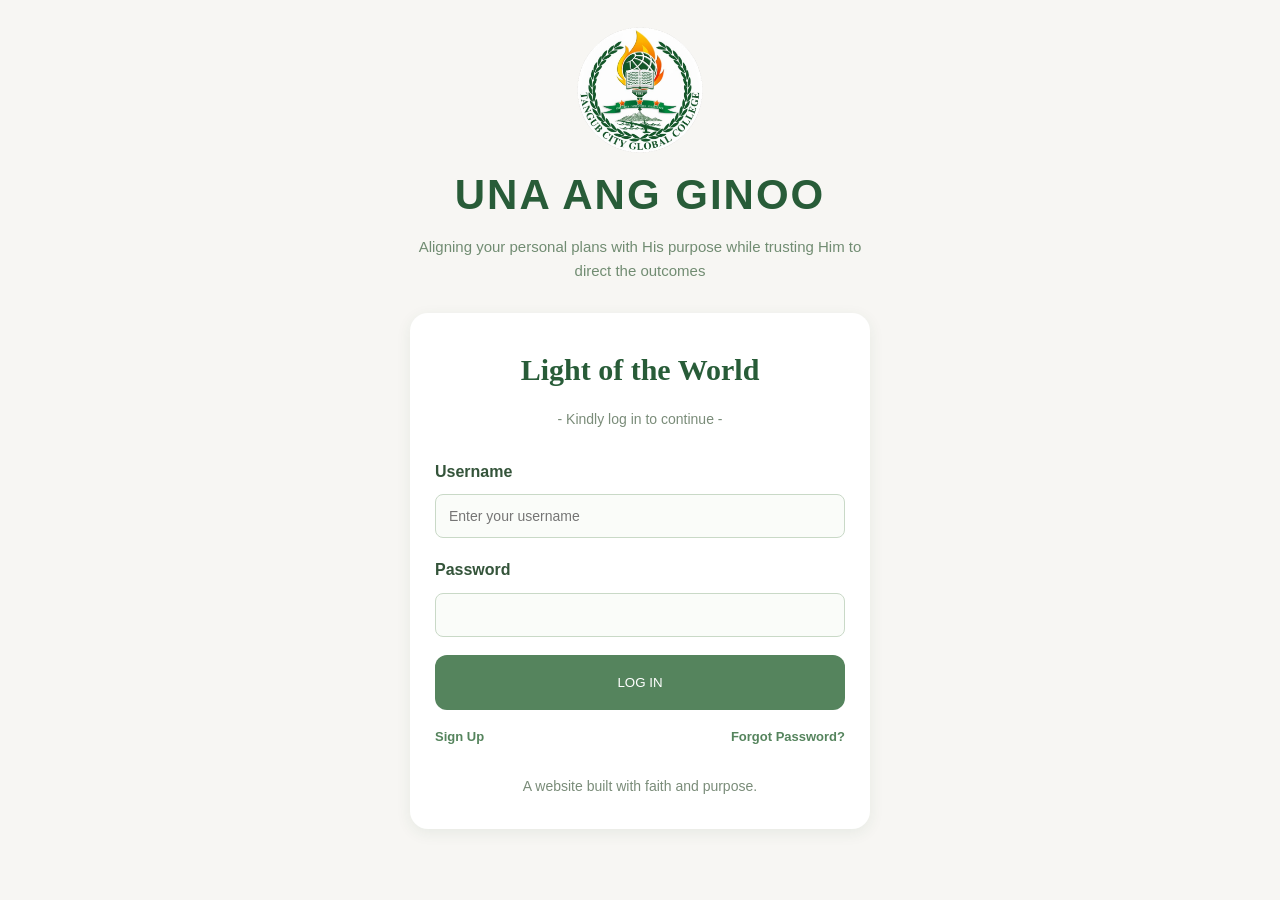
<file: index.html>
<!DOCTYPE html>
<html lang ="en">

<head>
    <meta charset="UTF-8">
    <meta name="viewport" content="width=device-width,initial-scale=1.0">

    <title>Light in the Web: A Value-Centered Webpage Design</title>

    <link rel="stylesheet" href="style.css">
</head>

<body>
    <div class="login-container">
        <div class="logo-container">
            <img src="logo.png" alt="School Logo">
        </div>
        <h1>UNA ANG GINOO</h1>
<p class="tagline">
    Aligning your personal plans
    with His purpose while trusting
    Him to direct the outcomes</p>
    <div class="login-box">

        <h2>Light of the World</h2>
        <p>- Kindly log in to continue -</p>

        <form onsubmit="onSubmit(event)">
            <label>Username</label>
            <input id="get_username" type="text" placeholder
            ="Enter your username" required>

            <label>Password</label>
            <input id="get_password" type="password" placeholde
            r="Enter your password" required>

            <button class="loginbutton" type="submit">LOG IN</button>
            <div class="login-links">
                <a href="signup.html">Sign Up</a>
                <a href="forgot-password.html">Forgot Password?</a>
            </div>

        </form>

        <p class="footer-text">
            A website built with faith and purpose.
        </p>

    </div>
    </div>
    <script src="login.js"></script>
 
</body>
</html>
</file>
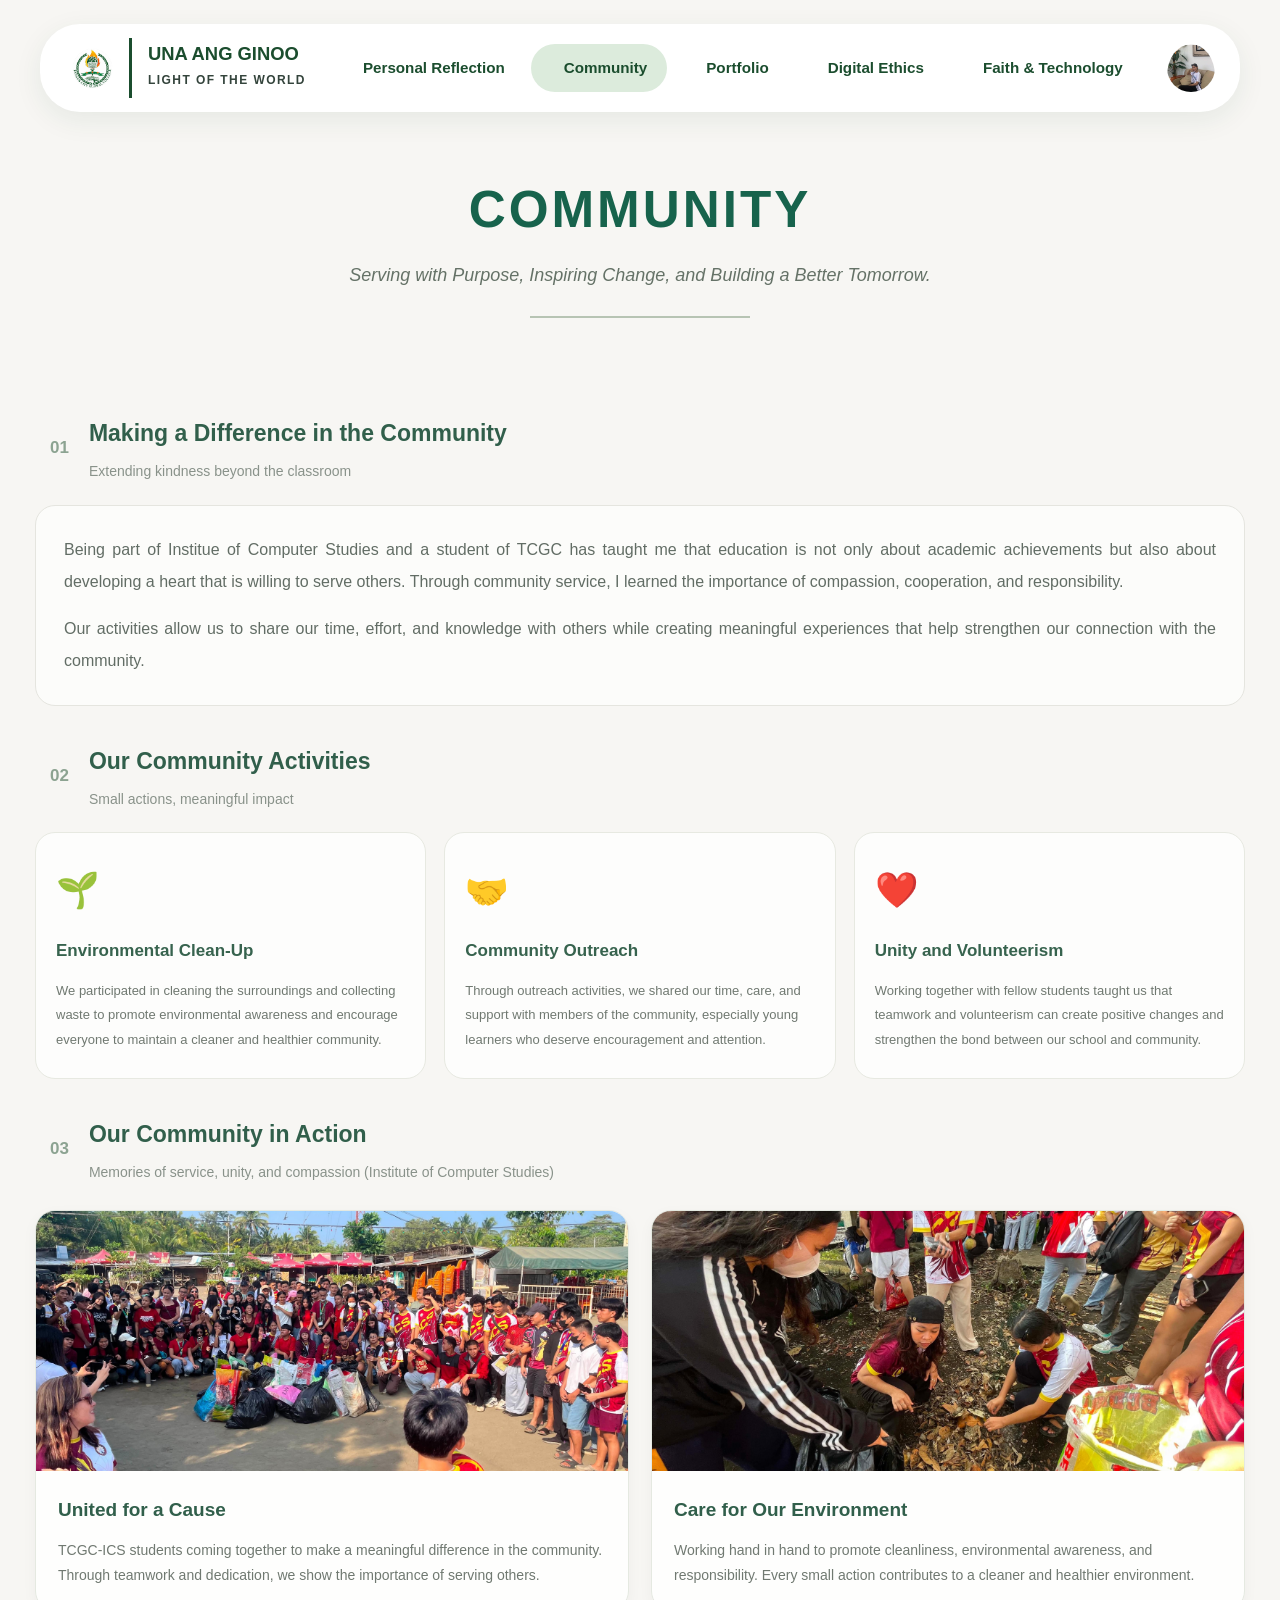
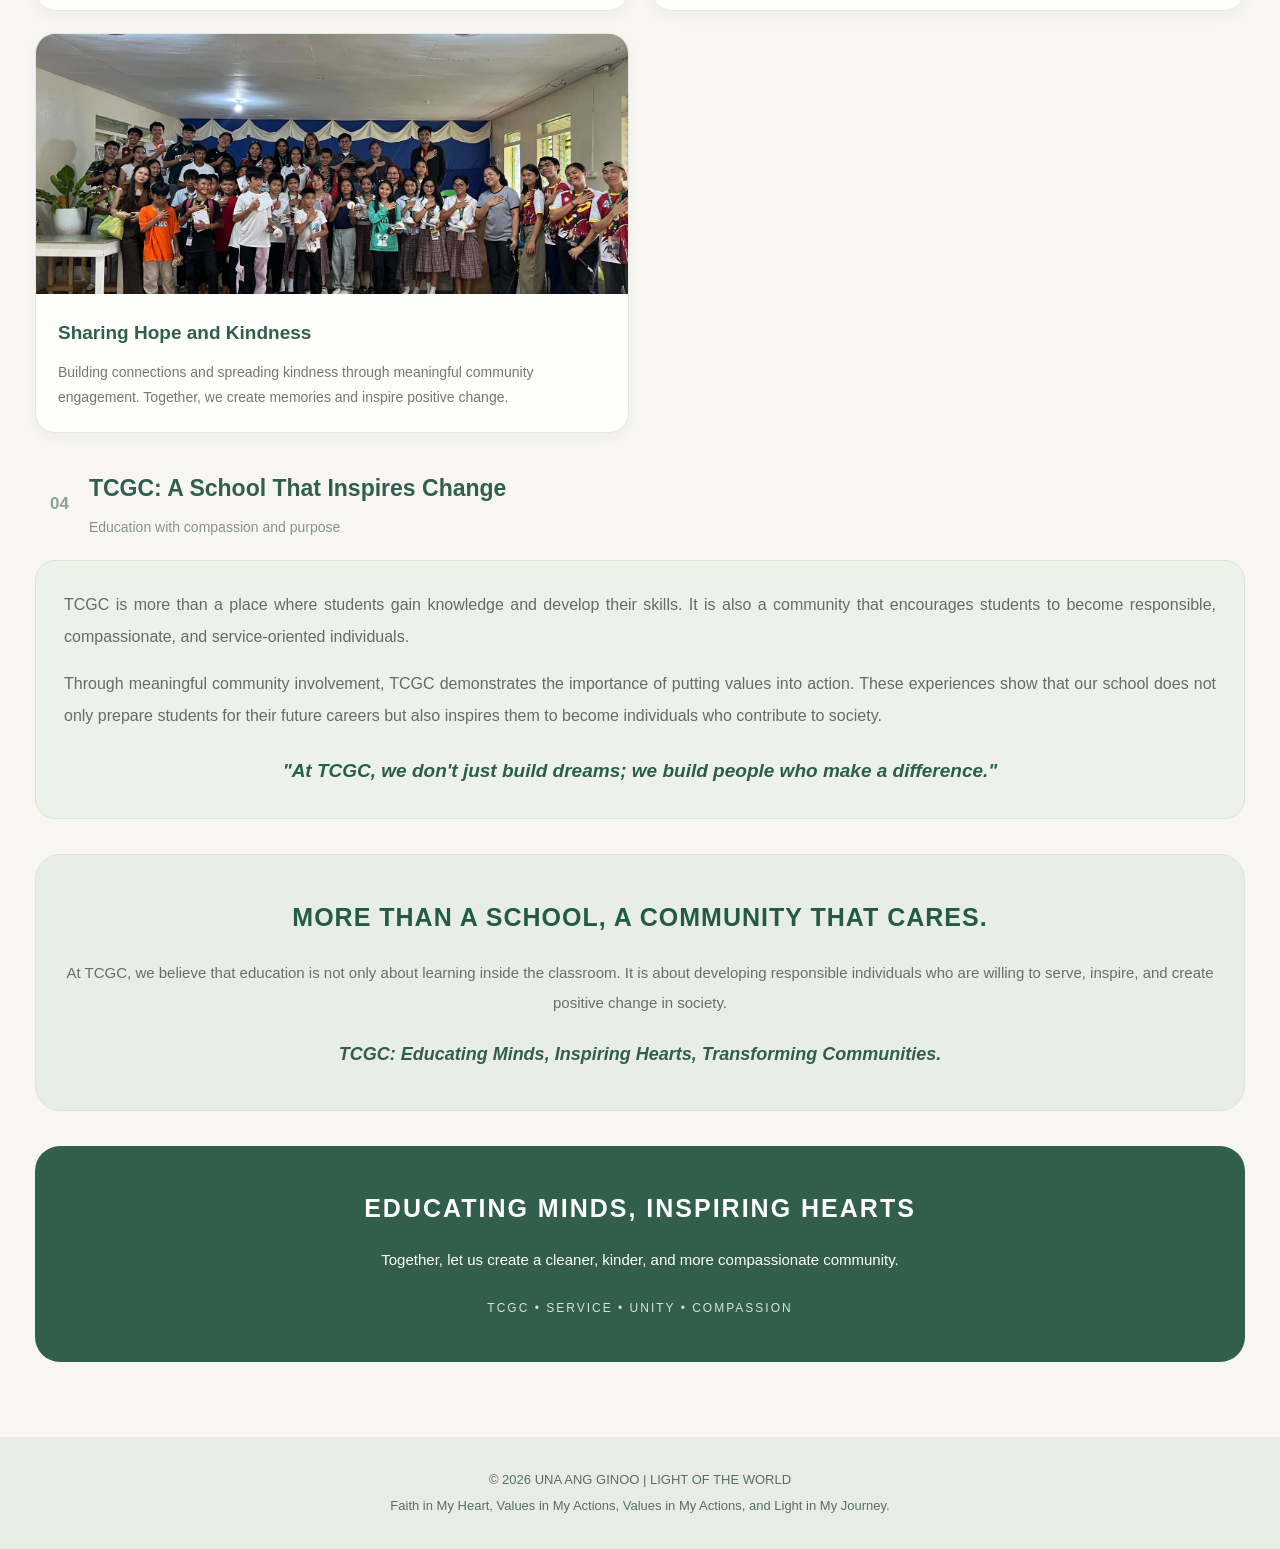
<file: community.html>
<!DOCTYPE html>
<html lang="en">
<head>
    <meta charset="UTF-8">
    <meta name="viewport" content="width=device-width, initial-scale=1.0">
 
    <title>A Heart That Reflects</title>
 
    <link rel="stylesheet" href="style.css">
</head>
 
<body>
 
    <header class="navbar">
 
        <div class="logo">
            <div class="logo-image">
                <img src="logo.png" alt="School Logo">
            </div>
 
            <div class="logo-text">
                <h3>UNA ANG GINOO</h3>
                <span>LIGHT OF THE WORLD</span>
            </div>
        </div>
 
        <nav class="nav-links">
 
            <a href="reflection.html">
                <i class="far fa-file-alt"></i> Personal Reflection
            </a>
 
            <a href="community.html" class="active">
                <i class="fas fa-users"></i> Community
            </a>
 
            <a href="portfolio.html">
                <i class="fas fa-folder"></i> Portfolio
            </a>
 
            <a href="ethics.html">
                <i class="fas fa-scale-balanced"></i> Digital Ethics
            </a>
 
            <a href="faith-tech.html">
                <i class="fas fa-cross"></i> Faith & Technology
            </a>
        </nav>
 
        <div class="profile-icon">
            <img src="jannen.png" alt="My profile">
        </div>
 
    </header>
 
    <main class="container">
 
        <section class="content">
 
            <div class="page-heading">
 
                <h1>COMMUNITY</h1>
 
                <p>
                    Serving with Purpose, Inspiring Change,
                    and Building a Better Tomorrow.
                </p>
 
                <div class="line"></div>
 
            </div>
 
            <div class="section-title">
 
                <span class="number">01</span>
 
                <div>
                    <h2>Making a Difference in the Community</h2>
                    <p>Extending kindness beyond the classroom</p>
                </div>
 
            </div>
 
            <div class="description">
 
                <p>
                    Being part of Institue of Computer Studies and
                    a student of TCGC has taught me that education
                    is not only about academic achievements but
                    also about developing a heart that is willing
                    to serve others. Through community service,
                    I learned the importance of compassion,
                    cooperation, and responsibility.
                </p>
 
                <p>
                    Our activities allow us to share our time,
                    effort, and knowledge with others while
                    creating meaningful experiences that help
                    strengthen our connection with the community.
                </p>
 
            </div>
 
            <div class="section-title">
 
                <span class="number">02</span>
 
                <div>
                    <h2>Our Community Activities</h2>
                    <p>Small actions, meaningful impact</p>
                </div>
 
            </div>
 
            <div class="activity-grid">
 
                <div class="activity-card">
 
                    <div class="activity-icon">🌱</div>
 
                    <h3>Environmental Clean-Up</h3>
 
                    <p>
                        We participated in cleaning the surroundings
                        and collecting waste to promote environmental
                        awareness and encourage everyone to maintain
                        a cleaner and healthier community.
                    </p>
 
                </div>
 
 
                <div class="activity-card">
 
                    <div class="activity-icon">🤝</div>
 
                    <h3>Community Outreach</h3>
 
                    <p>
                        Through outreach activities, we shared
                        our time, care, and support with members
                        of the community, especially young learners
                        who deserve encouragement and attention.
                    </p>
 
                </div>
 
 
                <div class="activity-card">
 
                    <div class="activity-icon">❤️</div>
 
                    <h3>Unity and Volunteerism</h3>
 
                    <p>
                        Working together with fellow students
                        taught us that teamwork and volunteerism
                        can create positive changes and strengthen
                        the bond between our school and community.
                    </p>
 
                </div>
 
            </div>
 

            <div class="section-title">
 
                <span class="number">03</span>
 
                <div>
                    <h2>Our Community in Action</h2>
                    <p>Memories of service, unity, and compassion (Institute of Computer Studies)</p>
                </div>
 
            </div>
 
 
            <div class="gallery-grid">
 
                <div class="gallery-card">
 
                    <img src="picture1.jpg"
                         alt="TCGC students gathered after community service">
 
                    <div class="gallery-info">
 
                        <h3>United for a Cause</h3>
 
                        <p>
                            TCGC-ICS students coming together to make
                            a meaningful difference in the community.
                            Through teamwork and dedication, we
                            show the importance of serving others.
                        </p>
 
                    </div>
 
                </div>
 
                <div class="gallery-card">
 
                    <img src="picture2.jpg"
                         alt="Students participating in environmental clean-up">
 
                    <div class="gallery-info">
 
                        <h3>Care for Our Environment</h3>
 
                        <p>
                            Working hand in hand to promote cleanliness,
                            environmental awareness, and responsibility.
                            Every small action contributes to a cleaner
                            and healthier environment.
                        </p>
 
                    </div>
 
                </div>
 

                <div class="gallery-card">
 
                    <img src="picture3.jpg"
                         alt="TCGC students and community members during outreach">
 
                    <div class="gallery-info">
 
                        <h3>Sharing Hope and Kindness</h3>
 
                        <p>
                            Building connections and spreading kindness
                            through meaningful community engagement.
                            Together, we create memories and inspire
                            positive change.
                        </p>
 
                    </div>
 
                </div>
 
            </div>
 
            <div class="section-title">
 
                <span class="number">04</span>
 
                <div>
                    <h2>TCGC: A School That Inspires Change</h2>
                    <p>Education with compassion and purpose</p>
                </div>
 
            </div>
 
 
            <div class="description highlight">
 
                <p>
                    TCGC is more than a place where students gain
                    knowledge and develop their skills. It is also
                    a community that encourages students to become
                    responsible, compassionate, and service-oriented
                    individuals.
                </p>
 
                <p>
                    Through meaningful community involvement,
                    TCGC demonstrates the importance of putting
                    values into action. These experiences show
                    that our school does not only prepare students
                    for their future careers but also inspires them
                    to become individuals who contribute to society.
                </p>
 
                <h3>
                    "At TCGC, we don't just build dreams;
                    we build people who make a difference."
                </h3>
 
            </div>
 
            <div class="school-advocacy">
 
                <h2>
                    MORE THAN A SCHOOL,
                    A COMMUNITY THAT CARES.
                </h2>
 
                <p>
                    At TCGC, we believe that education is not only
                    about learning inside the classroom. It is about
                    developing responsible individuals who are
                    willing to serve, inspire, and create positive
                    change in society.
                </p>
 
                <h3>
                    TCGC: Educating Minds, Inspiring Hearts,
                    Transforming Communities.
                </h3>
 
            </div>

            <div class="advocacy">
 
                <h2>EDUCATING MINDS, INSPIRING HEARTS</h2>
 
                <p>
                    Together, let us create a cleaner, kinder,
                    and more compassionate community.
                </p>
 
                <span>
                    TCGC • SERVICE • UNITY • COMPASSION
                </span>
 
            </div>
 
        </section>
 
    </main>
 
    <footer>
 
        © 2026 UNA ANG GINOO | LIGHT OF THE WORLD
 
        <p>
            Faith in My Heart, Values in My Actions, Values in My Actions,
            and Light in My Journey.
        </p>
    </footer>
</body>
</html>
</file>
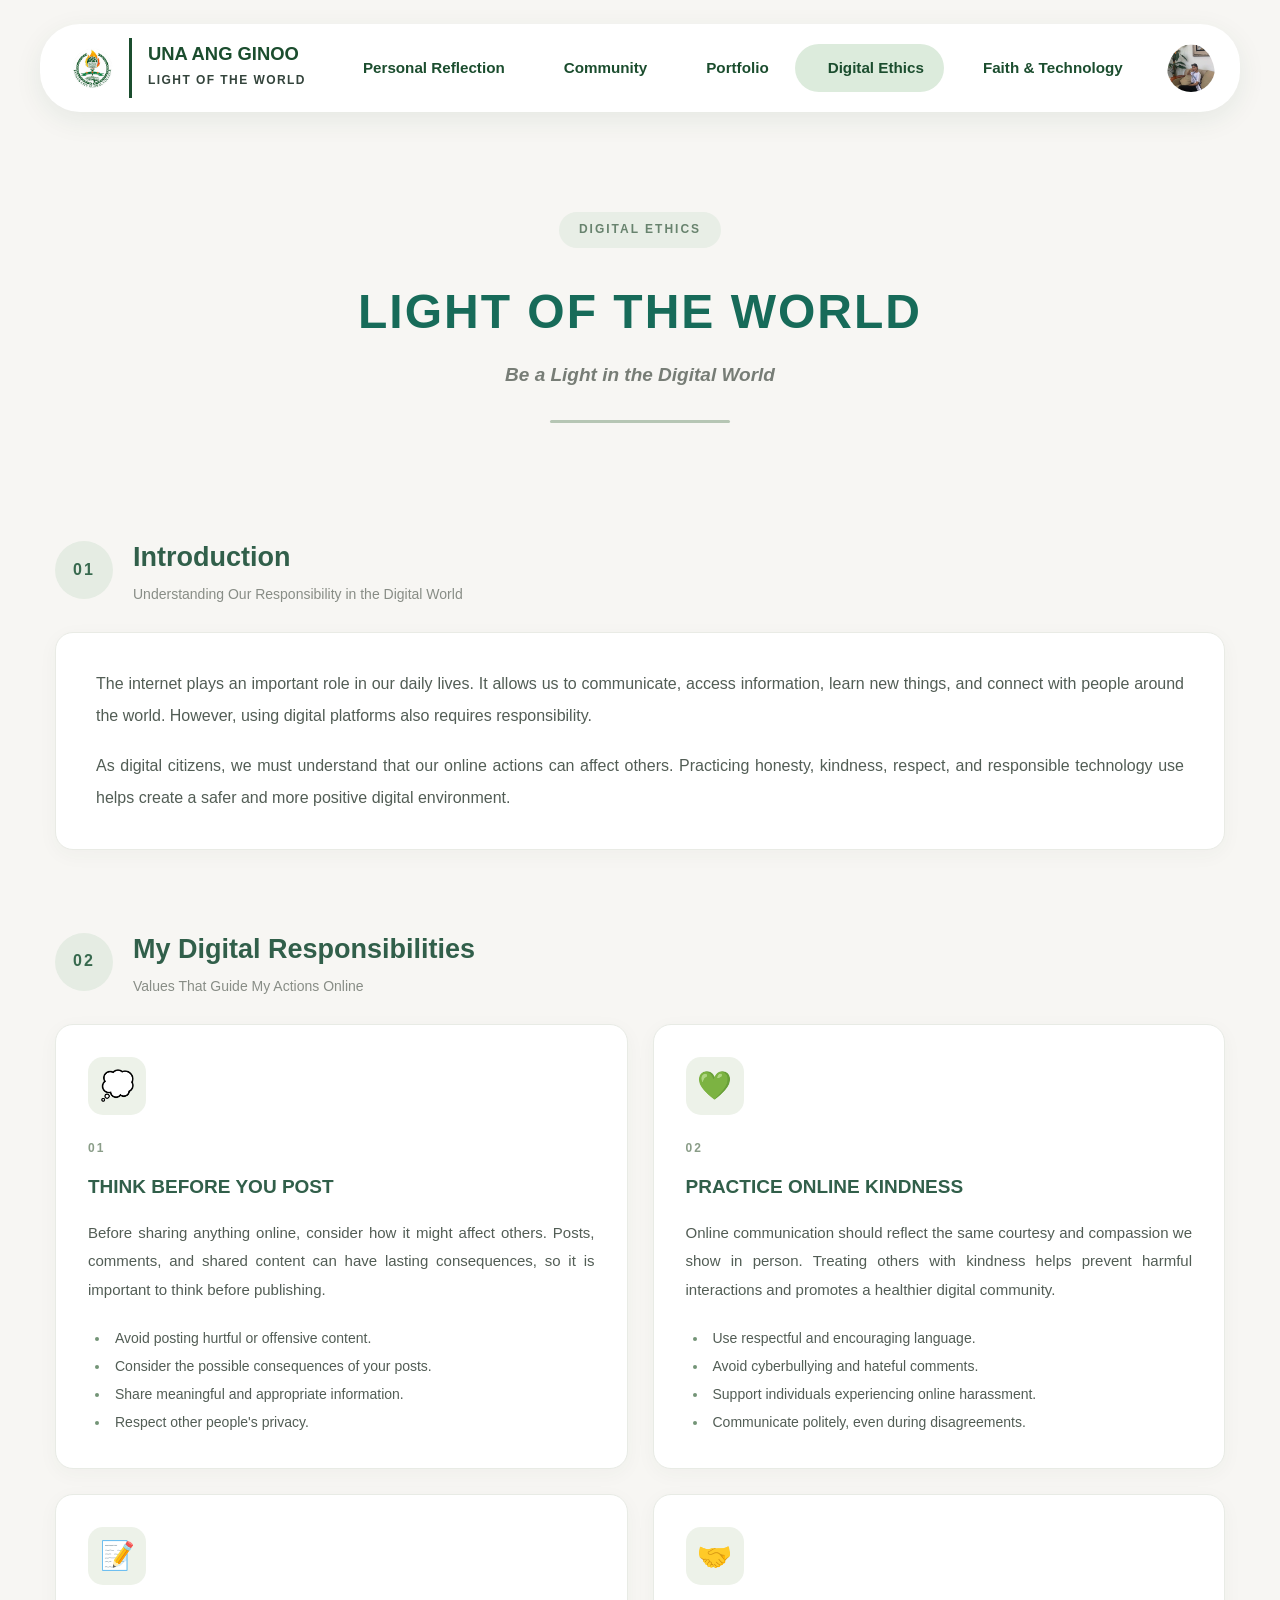
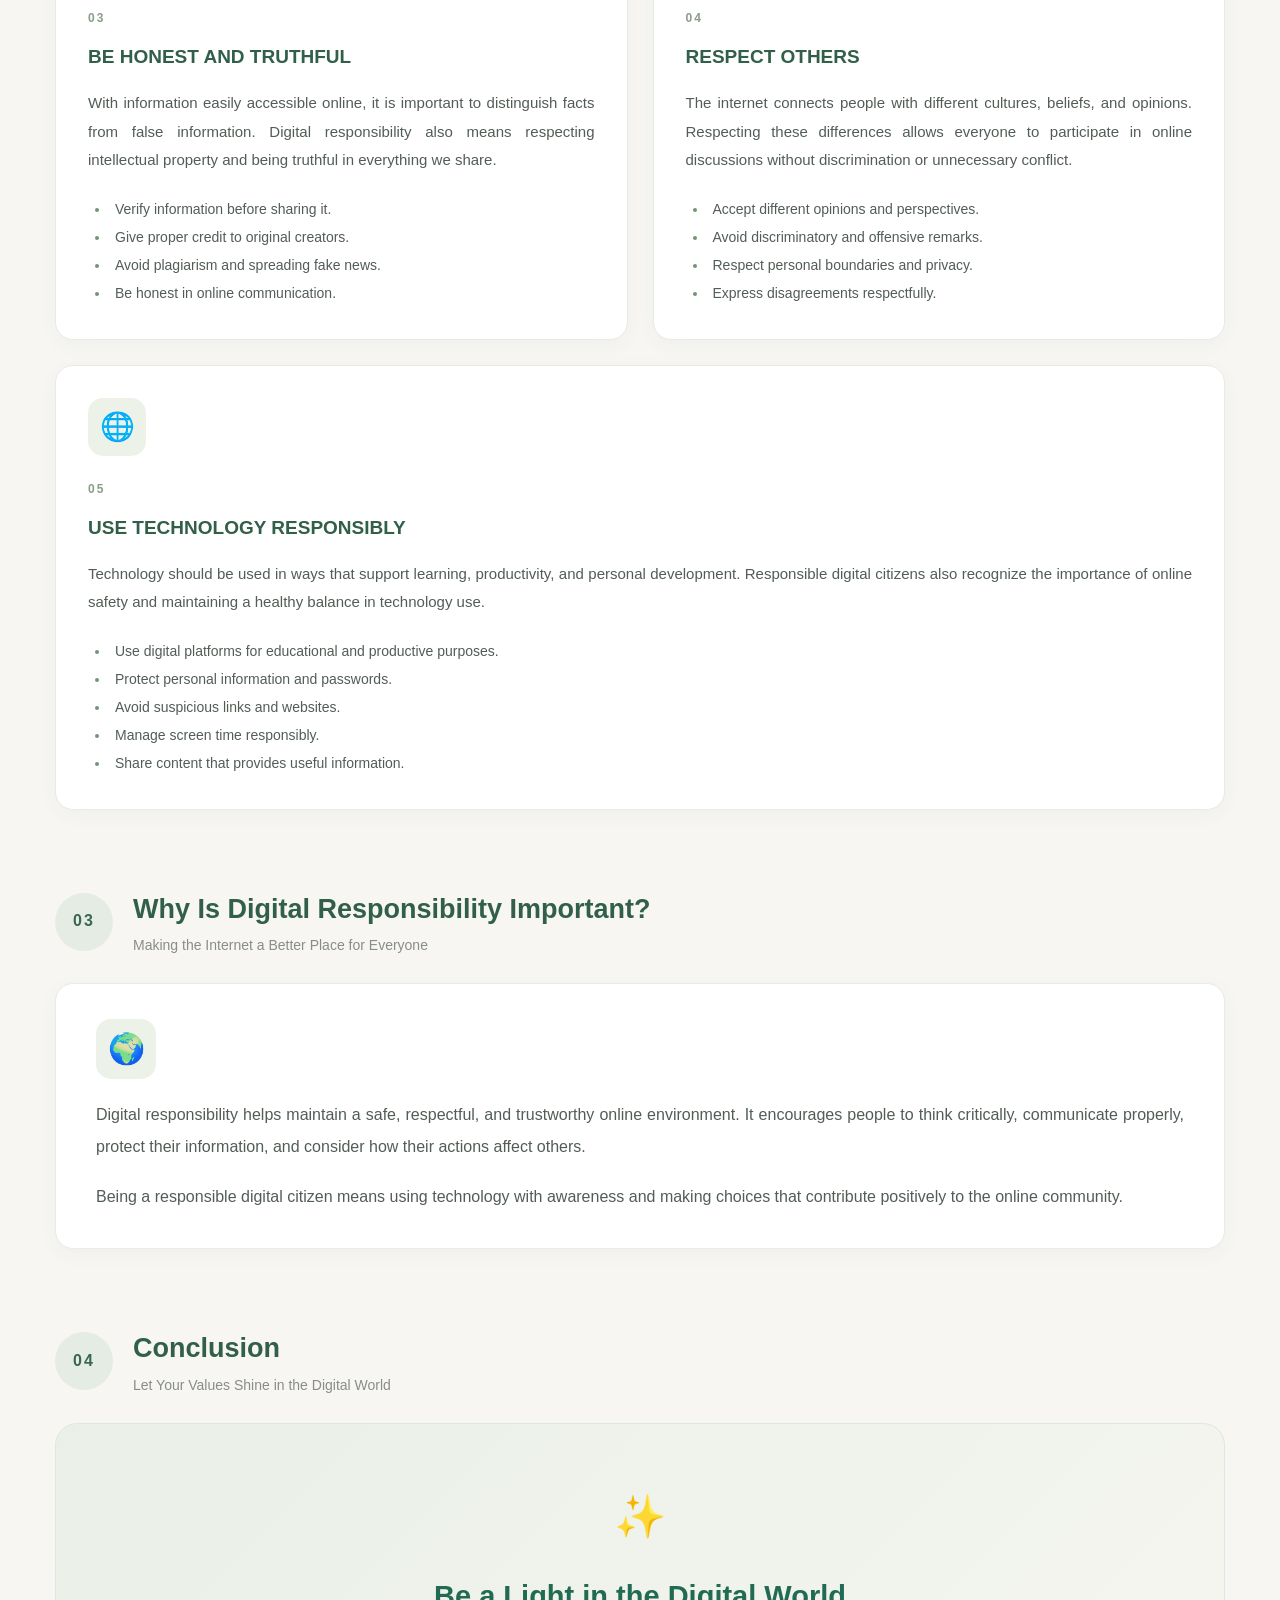
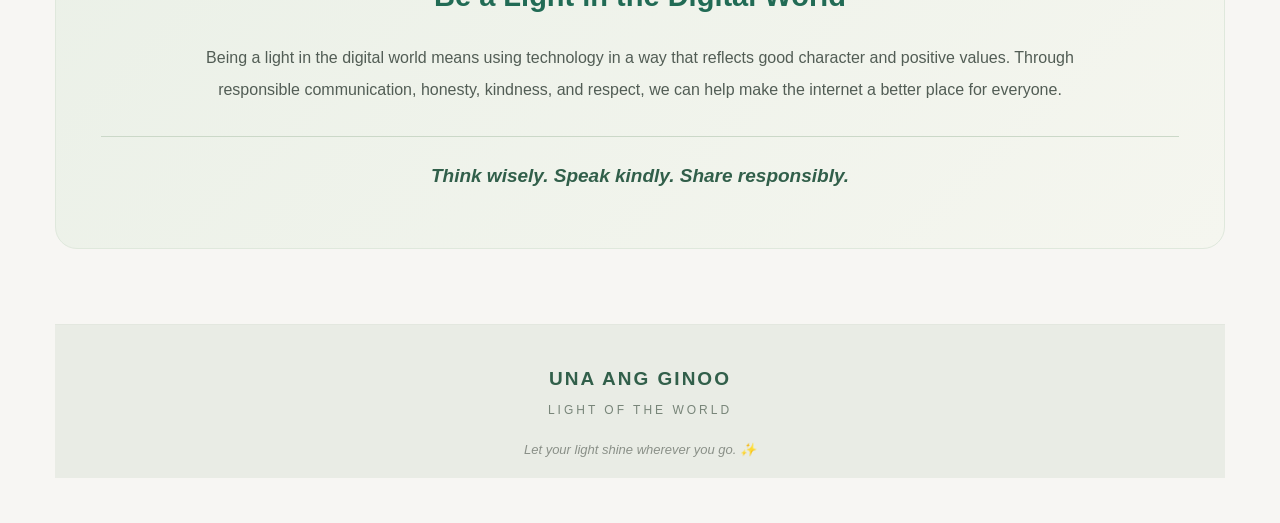
<file: ethics.html>
<!DOCTYPE html>
<html lang="en">
<head>
    <meta charset="UTF-8">
    <meta name="viewport" content="width=device-width, initial-scale=1.0">
 
    <title>A Heart That Reflects</title>
 
    <link rel="stylesheet" href="style.css">
</head>
 
<body>
 
    <header class="navbar">
 
        <div class="logo">
            <div class="logo-image">
                <img src="logo.png" alt="School Logo">
            </div>
 
            <div class="logo-text">
                <h3>UNA ANG GINOO</h3>
                <span>LIGHT OF THE WORLD</span>
            </div>
        </div>
 
        <nav class="nav-links">
 
            <a href="reflection.html">
                <i class="far fa-file-alt"></i> Personal Reflection
            </a>
 
            <a href="community.html">
                <i class="fas fa-users"></i> Community
            </a>
 
            <a href="portfolio.html">
                <i class="fas fa-folder"></i> Portfolio
            </a>
 
            <a href="ethics.html" class="active">
                <i class="fas fa-scale-balanced"></i> Digital Ethics
            </a>
 
            <a href="faith-tech.html">
                <i class="fas fa-cross"></i> Faith & Technology
            </a>
        </nav>
 
        <div class="profile-icon">
            <img src="jannen.png" alt="My profile">
        </div>
 
    </header>

     
 
<main class="ethics-container">
 
    <!-- PAGE HEADER -->
    <section class="page-header">
        <span class="section-label">DIGITAL ETHICS</span>
        <h1>LIGHT OF THE WORLD</h1>
        <p class="subtitle">
            Be a Light in the Digital World
        </p>
        <div class="header-line"></div>
    </section>
 
    <!-- INTRODUCTION -->
    <section class="introduction">
        <div class="section-heading">
            <span class="section-number">01</span>
            <div>
                <h2>Introduction</h2>
                <p>Understanding Our Responsibility in the Digital World</p>
            </div>
        </div>
 
        <div class="content-box">
            <p>
                The internet plays an important role in our daily lives.
                It allows us to communicate, access information, learn new
                things, and connect with people around the world. However,
                using digital platforms also requires responsibility.
            </p>
 
            <p>
                As digital citizens, we must understand that our online
                actions can affect others. Practicing honesty, kindness,
                respect, and responsible technology use helps create a
                safer and more positive digital environment.
            </p>
        </div>
    </section>
 
    <!-- DIGITAL RESPONSIBILITIES -->
    <section class="responsibilities">
 
        <div class="section-heading main-heading">
            <span class="section-number">02</span>
            <div>
                <h2>My Digital Responsibilities</h2>
                <p>Values That Guide My Actions Online</p>
            </div>
        </div>
 
        <div class="ethics-grid">
 
            <!-- CARD 1 -->
            <article class="ethics-card">
                <div class="card-icon">💭</div>
                <span class="card-number">01</span>
                <h3>THINK BEFORE YOU POST</h3>
 
                <p>
                    Before sharing anything online, consider how it might
                    affect others. Posts, comments, and shared content
                    can have lasting consequences, so it is important
                    to think before publishing.
                </p>
 
                <ul>
                    <li>Avoid posting hurtful or offensive content.</li>
                    <li>Consider the possible consequences of your posts.</li>
                    <li>Share meaningful and appropriate information.</li>
                    <li>Respect other people's privacy.</li>
                </ul>
            </article>
 
            <!-- CARD 2 -->
            <article class="ethics-card">
                <div class="card-icon">💚</div>
                <span class="card-number">02</span>
                <h3>PRACTICE ONLINE KINDNESS</h3>
 
                <p>
                    Online communication should reflect the same courtesy
                    and compassion we show in person. Treating others with
                    kindness helps prevent harmful interactions and
                    promotes a healthier digital community.
                </p>
 
                <ul>
                    <li>Use respectful and encouraging language.</li>
                    <li>Avoid cyberbullying and hateful comments.</li>
                    <li>Support individuals experiencing online harassment.</li>
                    <li>Communicate politely, even during disagreements.</li>
                </ul>
            </article>
 
            <!-- CARD 3 -->
            <article class="ethics-card">
                <div class="card-icon">📝</div>
                <span class="card-number">03</span>
                <h3>BE HONEST AND TRUTHFUL</h3>
 
                <p>
                    With information easily accessible online, it is
                    important to distinguish facts from false information.
                    Digital responsibility also means respecting
                    intellectual property and being truthful in everything
                    we share.
                </p>
 
                <ul>
                    <li>Verify information before sharing it.</li>
                    <li>Give proper credit to original creators.</li>
                    <li>Avoid plagiarism and spreading fake news.</li>
                    <li>Be honest in online communication.</li>
                </ul>
            </article>
 
            <!-- CARD 4 -->
            <article class="ethics-card">
                <div class="card-icon">🤝</div>
                <span class="card-number">04</span>
                <h3>RESPECT OTHERS</h3>
 
                <p>
                    The internet connects people with different cultures,
                    beliefs, and opinions. Respecting these differences
                    allows everyone to participate in online discussions
                    without discrimination or unnecessary conflict.
                </p>
 
                <ul>
                    <li>Accept different opinions and perspectives.</li>
                    <li>Avoid discriminatory and offensive remarks.</li>
                    <li>Respect personal boundaries and privacy.</li>
                    <li>Express disagreements respectfully.</li>
                </ul>
            </article>
 
            <!-- CARD 5 -->
            <article class="ethics-card wide-card">
                <div class="card-icon">🌐</div>
                <span class="card-number">05</span>
                <h3>USE TECHNOLOGY RESPONSIBLY</h3>
 
                <p>
                    Technology should be used in ways that support learning,
                    productivity, and personal development. Responsible
                    digital citizens also recognize the importance of
                    online safety and maintaining a healthy balance
                    in technology use.
                </p>
 
                <ul>
                    <li>Use digital platforms for educational and productive purposes.</li>
                    <li>Protect personal information and passwords.</li>
                    <li>Avoid suspicious links and websites.</li>
                    <li>Manage screen time responsibly.</li>
                    <li>Share content that provides useful information.</li>
                </ul>
            </article>
 
        </div>
    </section>
 
    <!-- WHY DIGITAL RESPONSIBILITY MATTERS -->
    <section class="importance-section">
 
        <div class="section-heading">
            <span class="section-number">03</span>
            <div>
                <h2>Why Is Digital Responsibility Important?</h2>
                <p>Making the Internet a Better Place for Everyone</p>
            </div>
        </div>
 
        <div class="content-box importance-box">
            <div class="importance-icon">🌍</div>
 
            <p>
                Digital responsibility helps maintain a safe, respectful,
                and trustworthy online environment. It encourages people
                to think critically, communicate properly, protect their
                information, and consider how their actions affect others.
            </p>
 
            <p>
                Being a responsible digital citizen means using technology
                with awareness and making choices that contribute
                positively to the online community.
            </p>
        </div>
 
    </section>
 
    <!-- CONCLUSION -->
    <section class="conclusion-section">
 
        <div class="section-heading">
            <span class="section-number">04</span>
            <div>
                <h2>Conclusion</h2>
                <p>Let Your Values Shine in the Digital World</p>
            </div>
        </div>
 
        <div class="conclusion-box">
            <div class="conclusion-icon">✨</div>
 
            <h2>Be a Light in the Digital World</h2>
 
            <p>
                Being a light in the digital world means using technology
                in a way that reflects good character and positive values.
                Through responsible communication, honesty, kindness,
                and respect, we can help make the internet a better
                place for everyone.
            </p>
 
            <div class="closing-quote">
                Think wisely. Speak kindly. Share responsibly.
            </div>
        </div>
 
    </section>
 
    <!-- FOOTER -->
    <footer class="ethics-footer">
        <h3>UNA ANG GINOO</h3>
        <p>LIGHT OF THE WORLD</p>
        <span>Let your light shine wherever you go. ✨</span>
    </footer>
 
</main>
 
</body>
</html>
</file>
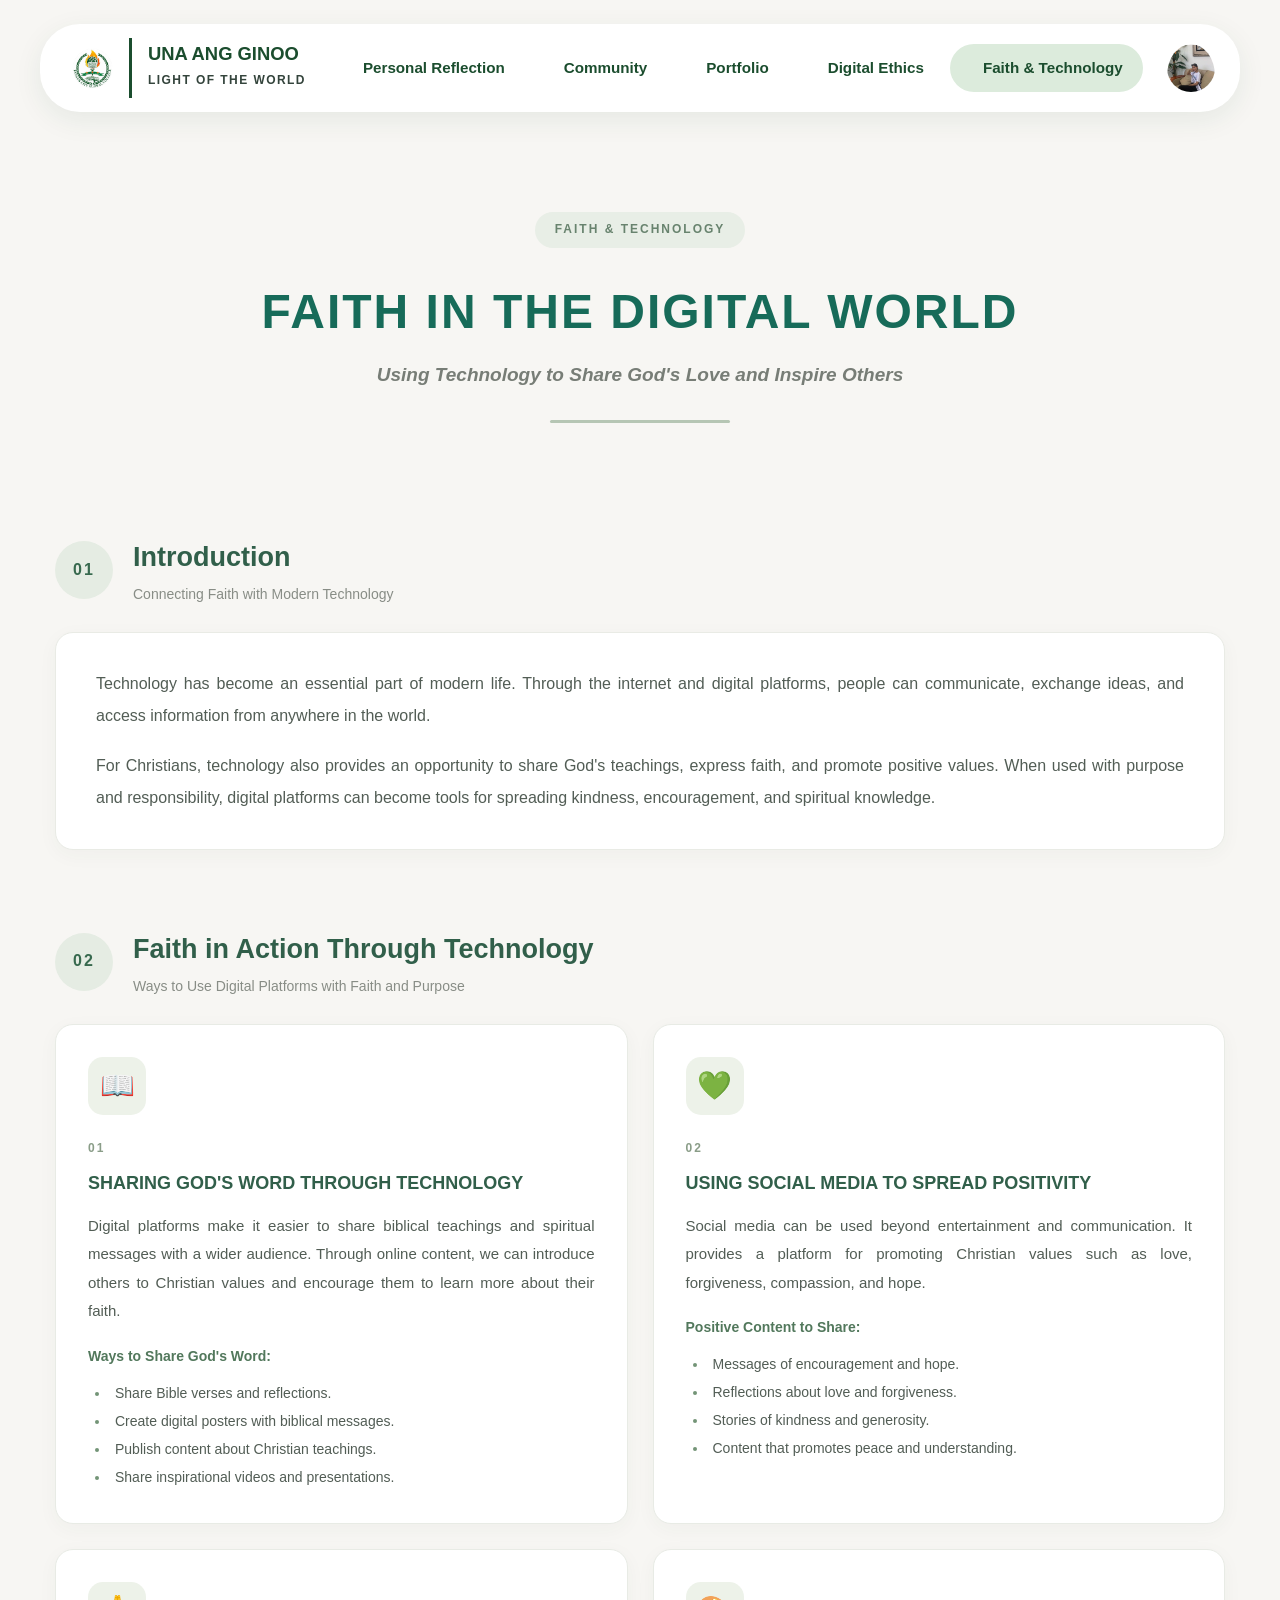
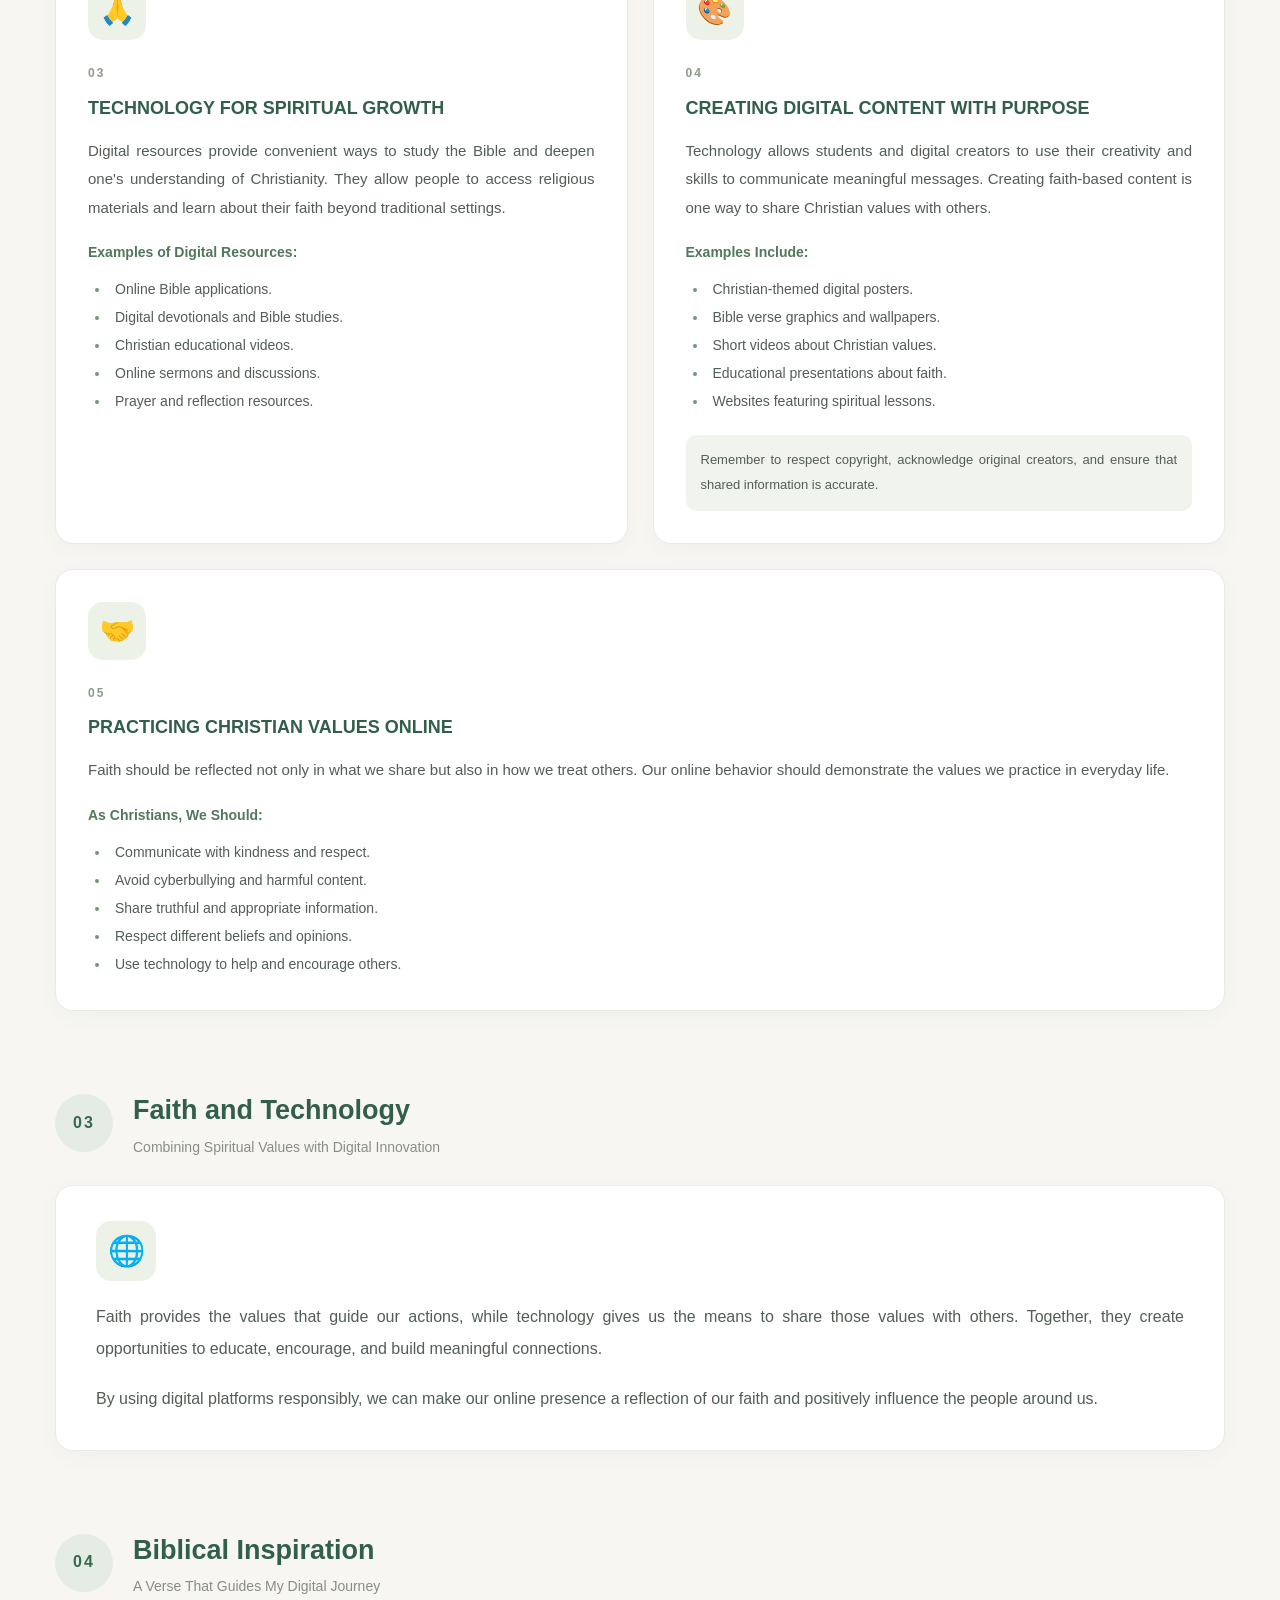
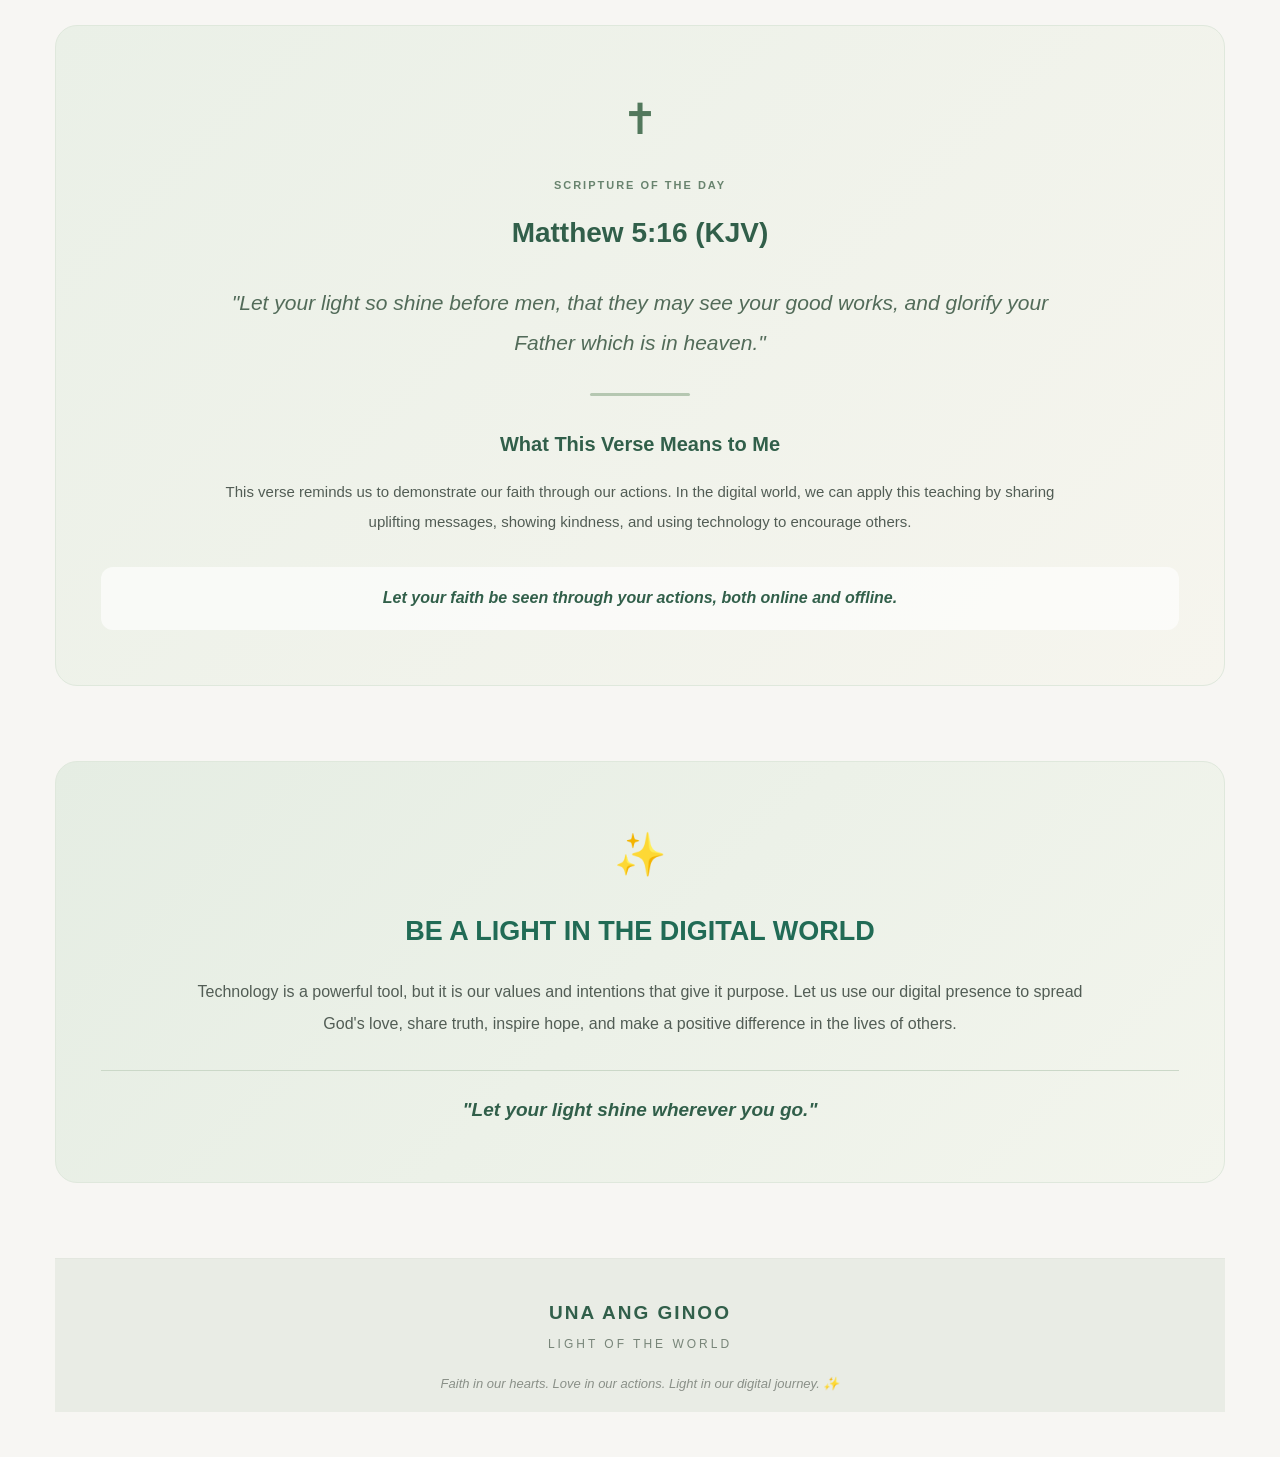
<file: faith-tech.html>
<!DOCTYPE html>
<html lang="en">
<head>
    <meta charset="UTF-8">
    <meta name="viewport" content="width=device-width, initial-scale=1.0">
 
    <title>A Heart That Reflects</title>

    <link rel="stylesheet" href="style.css">
</head>
 
<body>
 
    <header class="navbar">
 
        <div class="logo">
            <div class="logo-image">
                <img src="logo.png" alt="School Logo">
            </div>
 
            <div class="logo-text">
                <h3>UNA ANG GINOO</h3>
                <span>LIGHT OF THE WORLD</span>
            </div>
        </div>
 
        <nav class="nav-links">
 
            <a href="reflection.html">
                <i class="far fa-file-alt"></i> Personal Reflection
            </a>
 
            <a href="community.html">
                <i class="fas fa-users"></i> Community
            </a>
 
            <a href="portfolio.html">
                <i class="fas fa-folder"></i> Portfolio
            </a>
 
            <a href="ethics.html">
                <i class="fas fa-scale-balanced"></i> Digital Ethics
            </a>
 
            <a href="faith-tech.html" class="active">
                <i class="fas fa-cross"></i> Faith & Technology
            </a>
        </nav>
 
        <div class="profile-icon">
            <img src="jannen.png" alt="My profile">
        </div>
 
    </header>

<main class="faith-container">
 
    <section class="page-header">
        <span class="section-label">FAITH & TECHNOLOGY</span>
 
        <h1>FAITH IN THE DIGITAL WORLD</h1>
 
        <p class="subtitle">
            Using Technology to Share God's Love and Inspire Others
        </p>
 
        <div class="header-line"></div>
    </section>
 
    <section class="introduction">
 
        <div class="section-heading">
            <span class="section-number">01</span>
 
            <div>
                <h2>Introduction</h2>
                <p>Connecting Faith with Modern Technology</p>
            </div>
        </div>
 
        <div class="content-box">
 
            <p>
                Technology has become an essential part of modern life.
                Through the internet and digital platforms, people can
                communicate, exchange ideas, and access information from
                anywhere in the world.
            </p>
 
            <p>
                For Christians, technology also provides an opportunity
                to share God's teachings, express faith, and promote
                positive values. When used with purpose and responsibility,
                digital platforms can become tools for spreading kindness,
                encouragement, and spiritual knowledge.
            </p>
 
        </div>
 
    </section>
 
    <section class="faith-practices">
 
        <div class="section-heading">
            <span class="section-number">02</span>
 
            <div>
                <h2>Faith in Action Through Technology</h2>
                <p>Ways to Use Digital Platforms with Faith and Purpose</p>
            </div>
        </div>
 
 
        <div class="faith-grid">
 
 
            <article class="faith-card">
 
                <div class="card-icon">📖</div>
 
                <span class="card-number">01</span>
 
                <h3>SHARING GOD'S WORD THROUGH TECHNOLOGY</h3>
 
                <p>
                    Digital platforms make it easier to share biblical
                    teachings and spiritual messages with a wider audience.
                    Through online content, we can introduce others to
                    Christian values and encourage them to learn more
                    about their faith.
                </p>
 
                <h4>Ways to Share God's Word:</h4>
 
                <ul>
                    <li>Share Bible verses and reflections.</li>
                    <li>Create digital posters with biblical messages.</li>
                    <li>Publish content about Christian teachings.</li>
                    <li>Share inspirational videos and presentations.</li>
                </ul>
 
            </article>
 
            <article class="faith-card">
 
                <div class="card-icon">💚</div>
 
                <span class="card-number">02</span>
 
                <h3>USING SOCIAL MEDIA TO SPREAD POSITIVITY</h3>
 
                <p>
                    Social media can be used beyond entertainment and
                    communication. It provides a platform for promoting
                    Christian values such as love, forgiveness,
                    compassion, and hope.
                </p>
 
                <h4>Positive Content to Share:</h4>
 
                <ul>
                    <li>Messages of encouragement and hope.</li>
                    <li>Reflections about love and forgiveness.</li>
                    <li>Stories of kindness and generosity.</li>
                    <li>Content that promotes peace and understanding.</li>
                </ul>
 
            </article>
 
            <article class="faith-card">
 
                <div class="card-icon">🙏</div>
 
                <span class="card-number">03</span>
 
                <h3>TECHNOLOGY FOR SPIRITUAL GROWTH</h3>
 
                <p>
                    Digital resources provide convenient ways to study
                    the Bible and deepen one's understanding of Christianity.
                    They allow people to access religious materials and
                    learn about their faith beyond traditional settings.
                </p>
 
                <h4>Examples of Digital Resources:</h4>
 
                <ul>
                    <li>Online Bible applications.</li>
                    <li>Digital devotionals and Bible studies.</li>
                    <li>Christian educational videos.</li>
                    <li>Online sermons and discussions.</li>
                    <li>Prayer and reflection resources.</li>
                </ul>
 
            </article>
 
            <article class="faith-card">
 
                <div class="card-icon">🎨</div>
 
                <span class="card-number">04</span>
 
                <h3>CREATING DIGITAL CONTENT WITH PURPOSE</h3>
 
                <p>
                    Technology allows students and digital creators
                    to use their creativity and skills to communicate
                    meaningful messages. Creating faith-based content
                    is one way to share Christian values with others.
                </p>
 
                <h4>Examples Include:</h4>
 
                <ul>
                    <li>Christian-themed digital posters.</li>
                    <li>Bible verse graphics and wallpapers.</li>
                    <li>Short videos about Christian values.</li>
                    <li>Educational presentations about faith.</li>
                    <li>Websites featuring spiritual lessons.</li>
                </ul>
 
                <p class="card-note">
                    Remember to respect copyright, acknowledge original
                    creators, and ensure that shared information is accurate.
                </p>
 
            </article>

            <article class="faith-card wide-card">
 
                <div class="card-icon">🤝</div>
 
                <span class="card-number">05</span>
 
                <h3>PRACTICING CHRISTIAN VALUES ONLINE</h3>
 
                <p>
                    Faith should be reflected not only in what we share
                    but also in how we treat others. Our online behavior
                    should demonstrate the values we practice in
                    everyday life.
                </p>
 
                <h4>As Christians, We Should:</h4>
 
                <ul>
                    <li>Communicate with kindness and respect.</li>
                    <li>Avoid cyberbullying and harmful content.</li>
                    <li>Share truthful and appropriate information.</li>
                    <li>Respect different beliefs and opinions.</li>
                    <li>Use technology to help and encourage others.</li>
                </ul>
 
            </article>
 
 
        </div>
 
    </section>
 
    <section class="faith-technology">
 
        <div class="section-heading">
 
            <span class="section-number">03</span>
 
            <div>
                <h2>Faith and Technology</h2>
                <p>Combining Spiritual Values with Digital Innovation</p>
            </div>
 
        </div>
 
        <div class="content-box technology-box">
 
            <div class="technology-icon">🌐</div>
 
            <p>
                Faith provides the values that guide our actions, while
                technology gives us the means to share those values
                with others. Together, they create opportunities to
                educate, encourage, and build meaningful connections.
            </p>
 
            <p>
                By using digital platforms responsibly, we can make
                our online presence a reflection of our faith and
                positively influence the people around us.
            </p>
 
        </div>
 
    </section>
 
    <section class="bible-section">
 
        <div class="section-heading">
 
            <span class="section-number">04</span>
 
            <div>
                <h2>Biblical Inspiration</h2>
                <p>A Verse That Guides My Digital Journey</p>
            </div>
 
        </div>
 
 
        <div class="bible-card">
 
            <div class="bible-icon">✝</div>
 
            <span class="bible-label">SCRIPTURE OF THE DAY</span>
 
            <h2>Matthew 5:16 (KJV)</h2>
 
            <blockquote>
                "Let your light so shine before men, that they may
                see your good works, and glorify your Father which
                is in heaven."
            </blockquote>
 
            <div class="bible-divider"></div>
 
            <h3>What This Verse Means to Me</h3>
 
            <p>
                This verse reminds us to demonstrate our faith through
                our actions. In the digital world, we can apply this
                teaching by sharing uplifting messages, showing kindness,
                and using technology to encourage others.
            </p>
 
            <div class="bible-message">
                Let your faith be seen through your actions,
                both online and offline.
            </div>
 
        </div>
 
    </section>
 
    <section class="closing-section">
 
        <div class="closing-box">
 
            <div class="closing-icon">✨</div>
 
            <h2>BE A LIGHT IN THE DIGITAL WORLD</h2>
 
            <p>
                Technology is a powerful tool, but it is our values
                and intentions that give it purpose. Let us use our
                digital presence to spread God's love, share truth,
                inspire hope, and make a positive difference in the lives
                of others.
            </p>
 
            <div class="closing-quote">
                "Let your light shine wherever you go."
            </div>
 
        </div>
 
    </section>
 
    <footer class="faith-footer">
 
        <h3>UNA ANG GINOO</h3>
 
        <p>LIGHT OF THE WORLD</p>
 
        <span>
            Faith in our hearts. Love in our actions.
            Light in our digital journey. ✨
        </span>
 
    </footer>
 
 
</main>
 
</body>
</html>
</file>
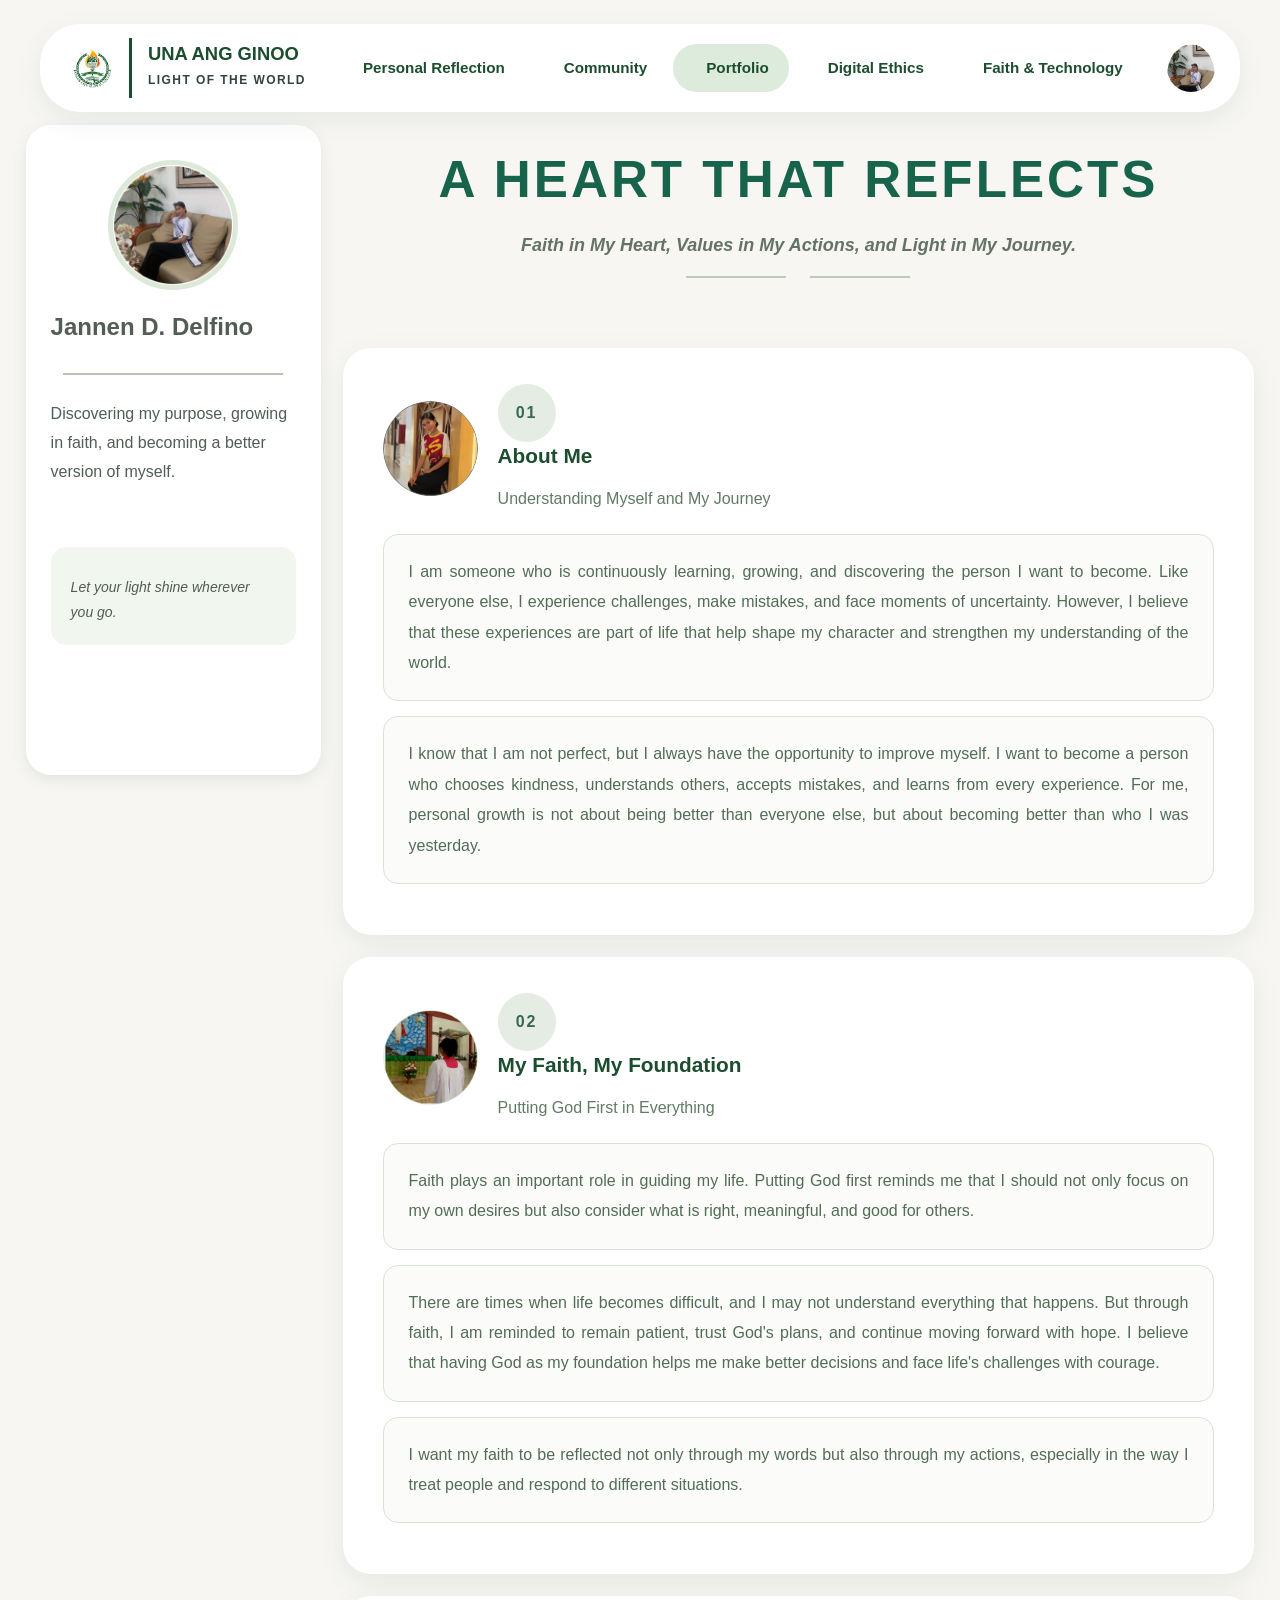
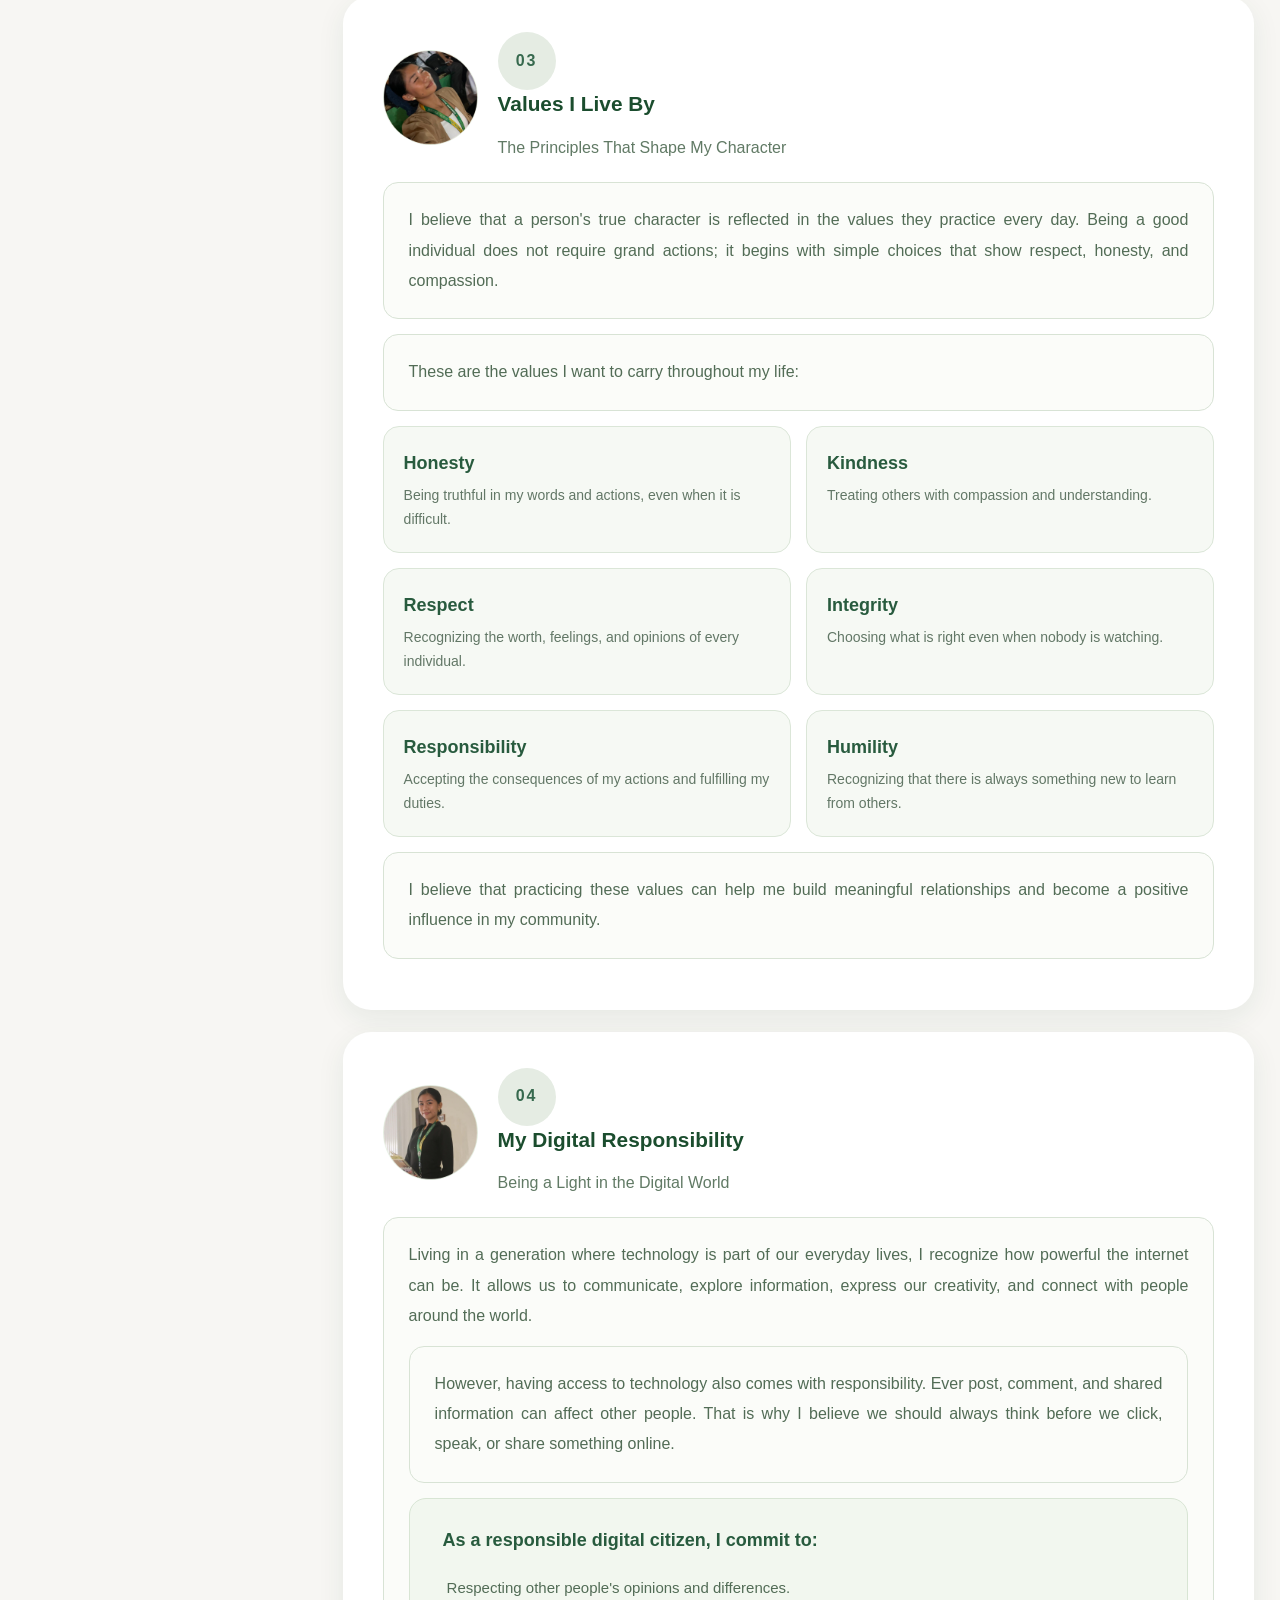
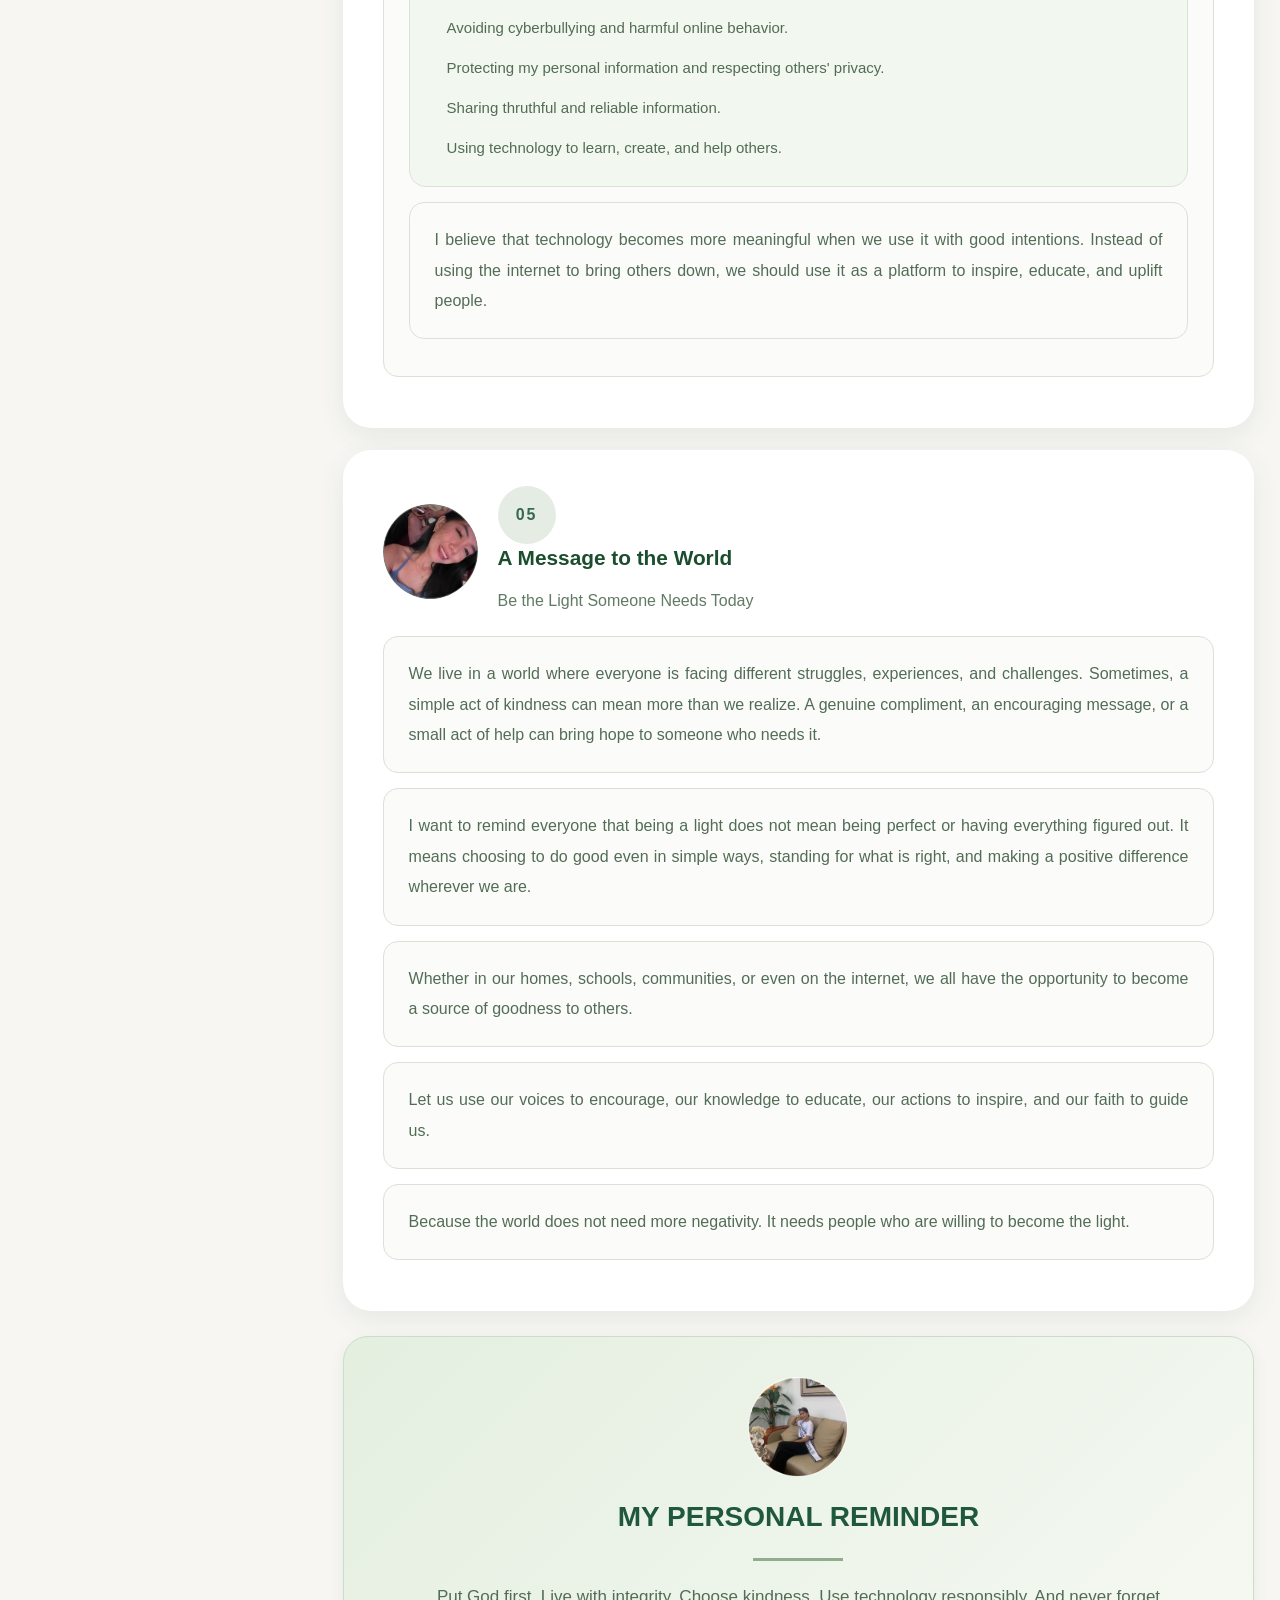
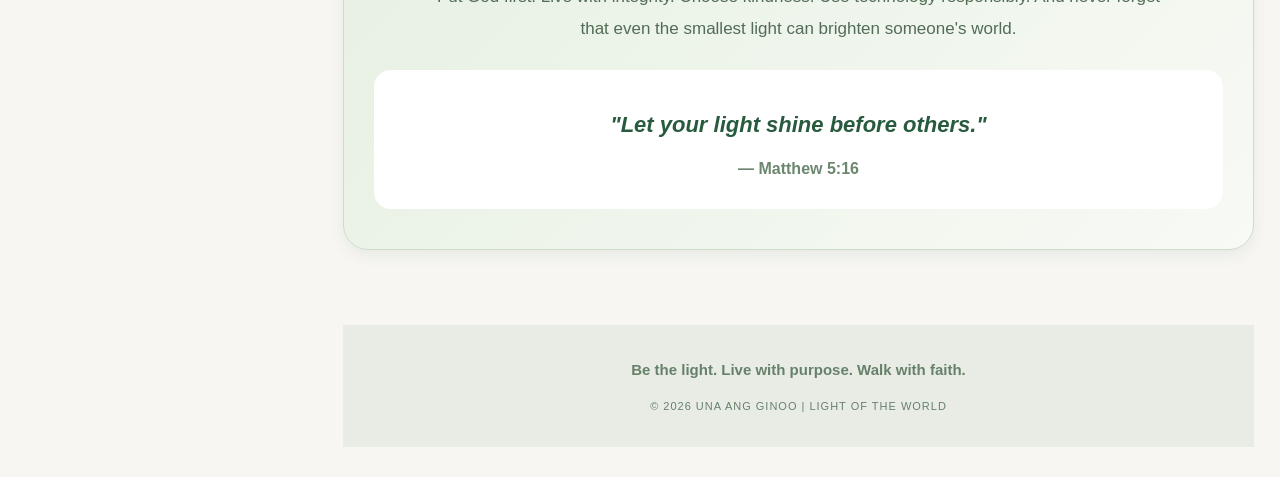
<file: portfolio.html>
<!DOCTYPE html>
<html lang="en">
<head>
    <meta charset="UTF-8">
    <meta name="viewport" content="width=device-width, initial-scale=1.0">
 
    <title>A Heart That Reflects</title>
 
    <link rel="stylesheet" href="style.css">
</head>
 
<body>
 
    <header class="navbar">
 
        <div class="logo">
            <div class="logo-image">
                <img src="logo.png" alt="School Logo">
            </div>
 
            <div class="logo-text">
                <h3>UNA ANG GINOO</h3>
                <span>LIGHT OF THE WORLD</span>
            </div>
        </div>
 
        <nav class="nav-links">
 
            <a href="reflection.html">
                <i class="far fa-file-alt"></i> Personal Reflection
            </a>
 
            <a href="community.html">
                <i class="fas fa-users"></i> Community
            </a>
 
            <a href="portfolio.html" class="active">
                <i class="fas fa-folder"></i> Portfolio
            </a>
 
            <a href="ethics.html">
                <i class="fas fa-scale-balanced"></i> Digital Ethics
            </a>
 
            <a href="faith-tech.html">
                <i class="fas fa-cross"></i> Faith & Technology
            </a>
        </nav>
 
        <div class="profile-icon">
            <img src="jannen.png" alt="My profile">
        </div>
 
    </header>
 
 
    <div class="page-container">
 
        <aside class="sidebar">
 
            <div class="about-content">
                <img src="jannen.png" alt="My Profile Photo" class="profile-photo">
            </div>
 
                <h2>Jannen D. Delfino</h2>
 
                <div class="line"></div>
 
                <p>
                    Discovering my purpose,
                    growing in faith,
                    and becoming a better version
                    of myself.
                </p>
 
                <div class="sidebar-quote">
                    <i class="fas fa-quote-left"></i>
                    <p>
                        Let your light shine
                        wherever you go.
                    </p>
                </div>
 
        </aside>
 
 
        <main class="main-content">
 
            <section class="page-heading">
 
                <h1>A HEART THAT REFLECTS</h1>
 
                <p class="subtitle">
                    Faith in My Heart, Values in My Actions,
                    and Light in My Journey.
                </p>
 
                <div class="heading-decoration">
                    <span></span>
                    <i class="fas fa-leaf"></i>
                    <span></span>
                </div>
 
            </section>
 
            <section class="reflection-section">
 
                <div class="section-header">
 
                    <div class="section-icon">
                       <img src="photo1.png" alt="About Me PHot">
                    </div>
 
                    <div>
                        <span class="section-number">01</span>
                        <h2>About Me</h2>
                        <p>Understanding Myself and My Journey</p>
                    </div>
 
                </div>
 
                <div class="paragraph-card">
                    <p>
                        I am someone who is continuously learning,
                        growing, and discovering the person I want
                        to become. Like everyone else, I experience
                        challenges, make mistakes, and face moments
                        of uncertainty. However, I believe that these
                        experiences are part of life that help shape
                        my character and strengthen my understanding
                        of the world.
                    </p>
                </div>
 
                <div class="paragraph-card">
                    <p>
                        I know that I am not perfect, but I always
                        have the opportunity to improve myself.
                        I want to become a person who chooses kindness,
                        understands others, accepts mistakes, and
                        learns from every experience. For me, personal
                        growth is not about being better than everyone
                        else, but about becoming better than who I was
                        yesterday.
                    </p>
                </div>
 
            </section>
 
            <section class="reflection-section">
 
                <div class="section-header">
 
                    <div class="section-icon">
                        <img src="photo2.png" alt="My Faith Photo">
                    </div>
 
                    <div>
                        <span class="section-number">02</span>
                        <h2>My Faith, My Foundation</h2>
                        <p>Putting God First in Everything</p>
                    </div>
 
                </div>
 
                <div class="paragraph-card">
                    <p>
                        Faith plays an important role in guiding
                        my life. Putting God first reminds me that
                        I should not only focus on my own desires
                        but also consider what is right, meaningful,
                        and good for others.
                    </p>
                </div>
 
                <div class="paragraph-card">
                    <p>
                        There are times when life becomes difficult,
                        and I may not understand everything that
                        happens. But through faith, I am reminded
                        to remain patient, trust God's plans, and
                        continue moving forward with hope. I believe
                        that having God as my foundation helps me
                        make better decisions and face life's
                        challenges with courage.
                    </p>
                </div>
 
                <div class="paragraph-card">
                    <p>
                        I want my faith to be reflected not only
                        through my words but also through my actions,
                        especially in the way I treat people and
                        respond to different situations.
                    </p>
                </div>
 
            </section>
 
            <section class="reflection-section">
 
                <div class="section-header">
 
                    <div class="section-icon">
                        <img src="photo3.png" alt="Values Photo">
                    </div>
 
                    <div>
                        <span class="section-number">03</span>
                        <h2>Values I Live By</h2>
                        <p>The Principles That Shape My Character</p>
                    </div>
 
                </div>
 
                <div class="paragraph-card">
                    <p>
                        I believe that a person's true character is
                        reflected in the values they practice every
                        day. Being a good individual does not require
                        grand actions; it begins with simple choices
                        that show respect, honesty, and compassion.
                    </p>
                </div>
 
                <div class="paragraph-card">
                    <p>
                        These are the values I want to carry
                        throughout my life:
                    </p>
                </div>
 
                <div class="values-grid">
 
                    <div class="value-card">
                        <i class="fas fa-check-circle"></i>
                        <h3>Honesty</h3>
                        <p>
                            Being truthful in my words and actions,
                            even when it is difficult.
                        </p>
                    </div>
 
                    <div class="value-card">
                        <i class="fas fa-hand-holding-heart"></i>
                        <h3>Kindness</h3>
                        <p>
                            Treating others with compassion
                            and understanding.
                        </p>
                    </div>
 
                    <div class="value-card">
                        <i class="fas fa-hands-helping"></i>
                        <h3>Respect</h3>
                        <p>
                            Recognizing the worth, feelings,
                            and opinions of every individual.
                        </p>
                    </div>
 
                    <div class="value-card">
                        <i class="fas fa-shield-heart"></i>
                        <h3>Integrity</h3>
                        <p>
                            Choosing what is right even when
                            nobody is watching.
                        </p>
                    </div>
 
                    <div class="value-card">
                        <i class="fas fa-clipboard-check"></i>
                        <h3>Responsibility</h3>
                        <p>
                            Accepting the consequences of my actions
                            and fulfilling my duties.
                        </p>
                    </div>
 
                    <div class="value-card">
                        <i class="fas fa-seedling"></i>
                        <h3>Humility</h3>
                        <p>
                            Recognizing that there is always
                            something new to learn from others.
                        </p>
                    </div>
 
                </div>
 
                <div class="paragraph-card">
                    <p>
                        I believe that practicing these values can
                        help me build meaningful relationships and
                        become a positive influence in my community.
                    </p>
                </div>
 
            </section>
 
            <section class="reflection-section">
 
                <div class="section-header">
 
                    <div class="section-icon">
                        <img src="photo4.png" alt="Digital Photo">
                    </div>
 
                    <div>
                        <span class="section-number">04</span>
                        <h2>My Digital Responsibility</h2>
                        <p>Being a Light in the Digital World</p>
                    </div>
 
                </div>
 
                <div class="paragraph-card">
                    <p>
                        Living in a generation where technology
                        is part of our everyday lives, I recognize
                        how powerful the internet can be. It allows
                        us to communicate, explore information,
                        express our creativity, and connect with 
                        people around the world.
                        </p>

                        <div class="paragraph-card">
                            <p>
                                However, having access to technology also
                                comes with responsibility. Ever post,
                                comment, and shared information can affect
                                other people. That is why I believe we
                                should always think before we click, speak,
                                or share something online.
                            </p>
                        </div>
                        
                        <div class="commitment-card">

                            <h3>
                                <i class="fas fa-shieldalt"></i>
                                As a responsible digital citizen, I commit to:
                            
                            </h3>
                            <ul>
                                <li>
                                    <i class="fas fa-check"></i>
                                    Respecting other people's opinions
                                    and differences.
                                </li>
                                <li>
                                    <i class="fas fa-check"></i>
                                    Avoiding cyberbullying and harmful
                                    online behavior.
                                </li>
                                <li>
                                    <i class="fas fa-check"></i>
                                    Protecting my personal information
                                    and respecting others' privacy.
                                </li>
                                <li>
                                    <i class="fas fa-check"></i>
                                    Sharing thruthful and reliable information.
                                </li>
                                <li>
                                    <i class="fas fa-check"></i>
                                    Using technology to learn, create,
                                    and help others.
                                </li>
                            </ul>
                        </div>

                        <div class="paragraph-card">
                    <p>
                        I believe that technology becomes more
                        meaningful when we use it with good
                        intentions. Instead of using the internet
                        to bring others down, we should use it
                        as a platform to inspire, educate,
                        and uplift people.
                    </p>
                </div>
 
            </section>

                        <section class="reflection-section">
 
                <div class="section-header">
 
                    <div class="section-icon">
                        <img src="photo5.png" alt="Message Photo">
                    </div>
 
                    <div>
                        <span class="section-number">05</span>
                        <h2>A Message to the World</h2>
                        <p>Be the Light Someone Needs Today</p>
                    </div>
 
                </div>
 
                <div class="paragraph-card">
                    <p>
                        We live in a world where everyone is facing
                        different struggles, experiences, and
                        challenges. Sometimes, a simple act of
                        kindness can mean more than we realize.
                        A genuine compliment, an encouraging
                        message, or a small act of help can bring
                        hope to someone who needs it.
                    </p>
                </div>
 
 
                <div class="paragraph-card">
                    <p>
                        I want to remind everyone that being a light
                        does not mean being perfect or having
                        everything figured out. It means choosing
                        to do good even in simple ways, standing
                        for what is right, and making a positive
                        difference wherever we are.
                    </p>
                </div>
 
                <div class="paragraph-card">
                    <p>
                        Whether in our homes, schools, communities,
                        or even on the internet, we all have the
                        opportunity to become a source of goodness
                        to others.
                    </p>
                </div>
 
                <div class="paragraph-card">
                    <p>
                        Let us use our voices to encourage,
                        our knowledge to educate, our actions
                        to inspire, and our faith to guide us.
                    </p>
                </div>
 
                <div class="paragraph-card">
                    <p>
                        Because the world does not need more
                        negativity. It needs people who are
                        willing to become the light.
                    </p>
                </div>
 
            </section>
    <section class="personal-reminder">
 
                <div class="reminder-icon">

                    <img src="jannen.png" alt="My Profile">
                </div>
 
                <h2>My Personal Reminder</h2>
 
                <div class="reminder-line"></div>
 
                <p>
                    Put God first. Live with integrity.
                    Choose kindness. Use technology responsibly.
                    And never forget that even the smallest
                    light can brighten someone's world.
                </p>
 
                <div class="bible-verse">
                    <i class="fas fa-quote-left"></i>
 
                    <h3>
                        "Let your light shine before others."
                    </h3>
 
                    <span>— Matthew 5:16</span>
                </div>
 
            </section>
 <footer class="footer">
 
                <i class="fas fa-leaf"></i>
 
                <p>
                    Be the light. Live with purpose. Walk with faith.
                </p>
 
                <span>© 2026 UNA ANG GINOO | LIGHT OF THE WORLD</span>
 
            </footer>
 
        </main>
 
    </div>
 
</body>
</html>
</file>
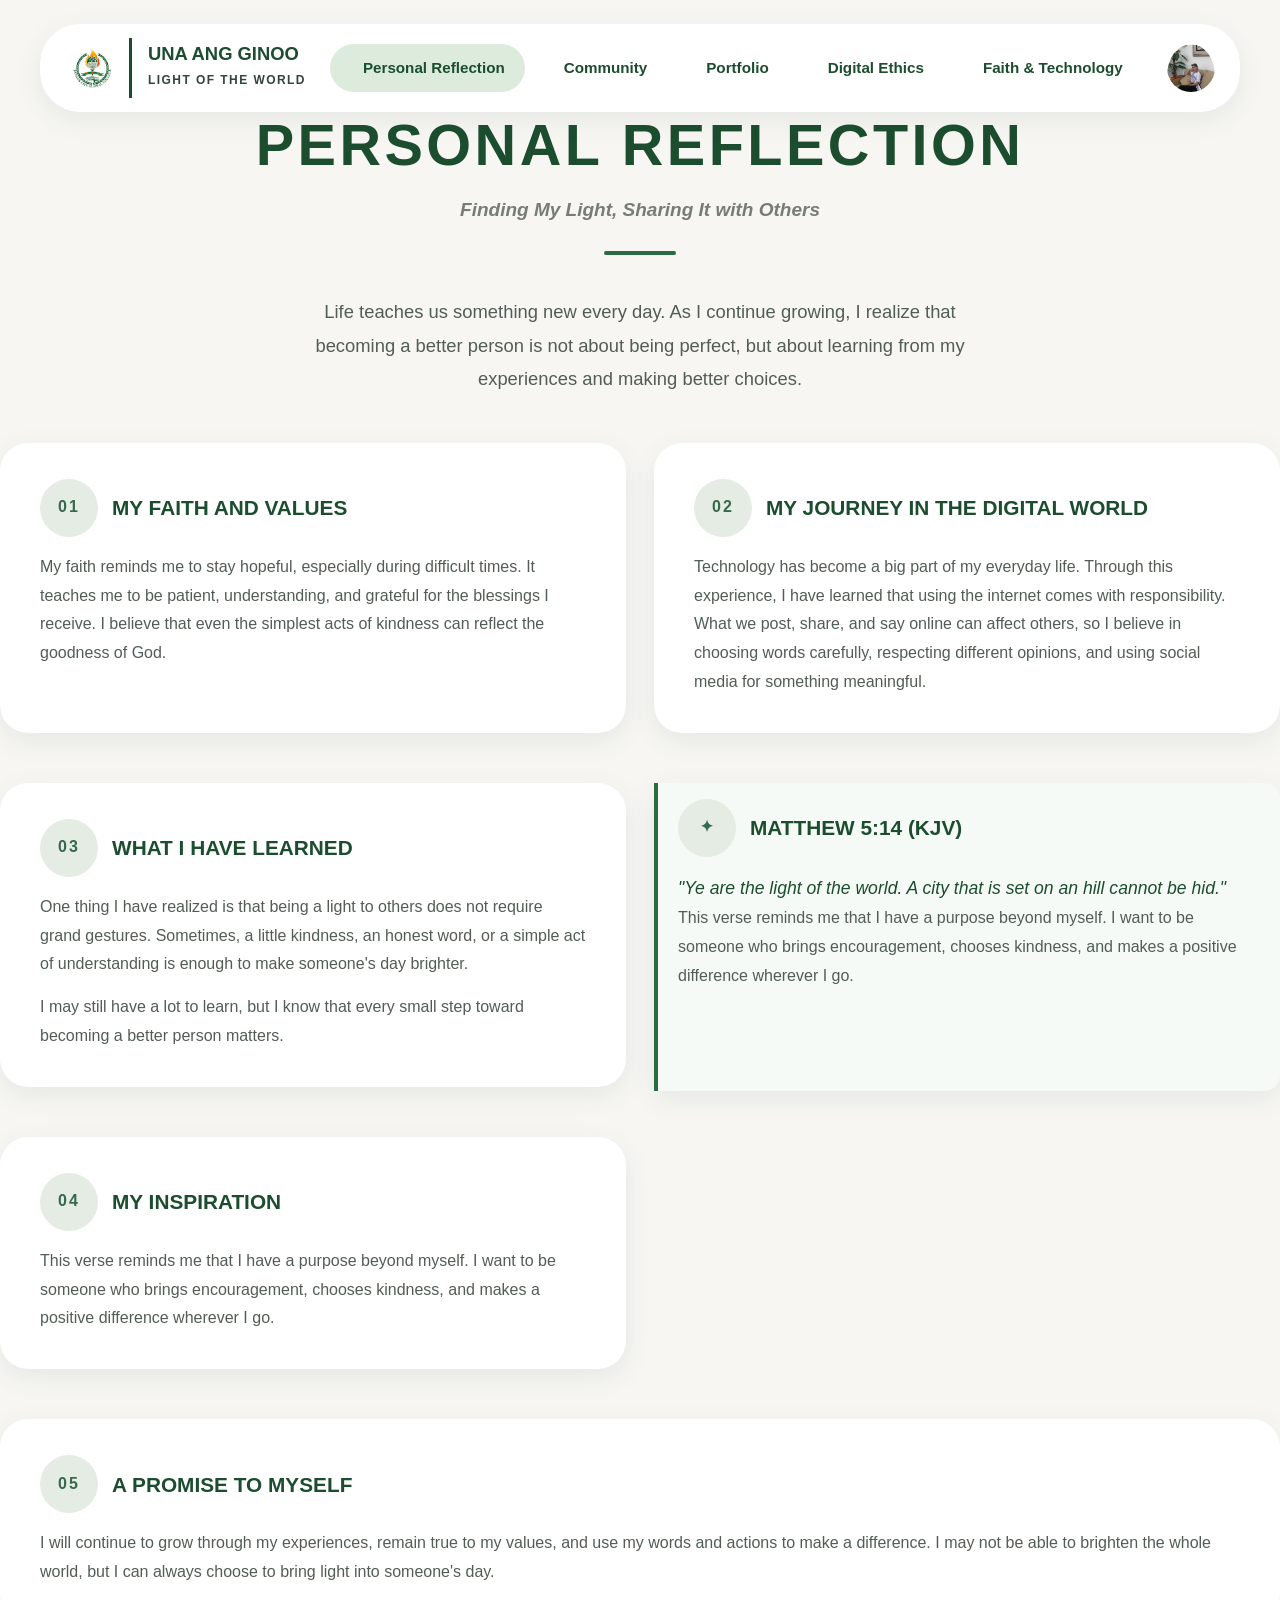
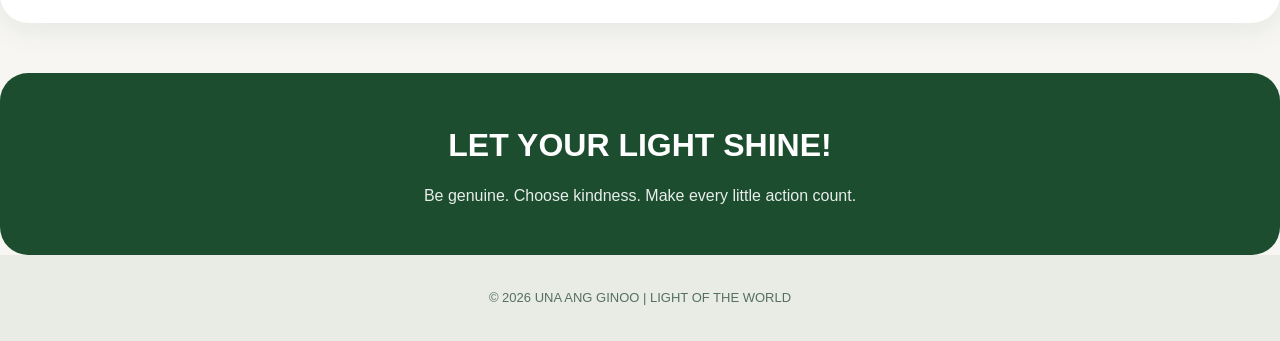
<file: reflection.html>
<!DOCTYPE html>
<html lang="en">
<head>
    <meta charset="UTF-8">
    <meta name="viewport" content="width=device-width, initial-scale=1.0">
 
    <title>A Heart That Reflects</title>
 
    <link rel="stylesheet" href="style.css">
</head>
 
<body>
 
    <header class="navbar">
 
        <div class="logo">
            <div class="logo-image">
                <img src="logo.png" alt="School Logo">
            </div>
 
            <div class="logo-text">
                <h3>UNA ANG GINOO</h3>
                <span>LIGHT OF THE WORLD</span>
            </div>
        </div>
 
        <nav class="nav-links">
 
            <a href="reflection.html" class="active">
                <i class="far fa-file-alt"></i> Personal Reflection
            </a>
 
            <a href="community.html">
                <i class="fas fa-users"></i> Community
            </a>
 
            <a href="portfolio.html">
                <i class="fas fa-folder"></i> Portfolio
            </a>
 
            <a href="ethics.html">
                <i class="fas fa-scale-balanced"></i> Digital Ethics
            </a>
 
            <a href="faith-tech.html">
                <i class="fas fa-cross"></i> Faith & Technology
            </a>
        </nav>
 
        <div class="profile-icon">
            <img src="jannen.png" alt="My profile">
        </div>
 
    </header>

    <main>

        <!-- TITLE -->
        <section class="intro">

            <h1>Personal Reflection</h1>

            <p class="subtitle">
                Finding My Light, Sharing It with Others
            </p>

            <div class="intro-rule"></div>

        </section>

        <!-- REFLECTION CONTENT -->
        <article class="reflection-card">

            <p class="opening">
                Life teaches us something new every day. As I continue growing,
                I realize that becoming a better person is not about being perfect,
                but about learning from my experiences and making better choices.
            </p>

            <div class="section-grid">

                <!-- SECTION 1 -->
                <section class="reflection-section">

                    <h2>
                        <span class="section-number">01</span>
                        MY FAITH AND VALUES
                    </h2>

                    <p>
                        My faith reminds me to stay hopeful, especially during difficult
                        times. It teaches me to be patient, understanding, and grateful
                        for the blessings I receive. I believe that even the simplest
                        acts of kindness can reflect the goodness of God.
                    </p>

                </section>

                <!-- SECTION 2 -->
                <section class="reflection-section">

                    <h2>
                        <span class="section-number">02</span>
                        MY JOURNEY IN THE DIGITAL WORLD
                    </h2>

                    <p>
                        Technology has become a big part of my everyday life. Through
                        this experience, I have learned that using the internet comes
                        with responsibility. What we post, share, and say online can
                        affect others, so I believe in choosing words carefully,
                        respecting different opinions, and using social media for
                        something meaningful.
                    </p>

                </section>

                <!-- SECTION 3 -->
                <section class="reflection-section">

                    <h2>
                        <span class="section-number">03</span>
                        WHAT I HAVE LEARNED
                    </h2>

                    <p>
                        One thing I have realized is that being a light to others does
                        not require grand gestures. Sometimes, a little kindness,
                        an honest word, or a simple act of understanding is enough
                        to make someone's day brighter.
                    </p>

                    <p>
                        I may still have a lot to learn, but I know that every small
                        step toward becoming a better person matters.
                    </p>

                </section>

                <!-- BIBLE VERSE (moved before section 4 so "This verse" makes sense) -->
                <section class="reflection-section verse">

                    <h2>
                        <span class="section-number">✦</span>
                        MATTHEW 5:14 (KJV)
                    </h2>

                    <blockquote>
                        "Ye are the light of the world. A city that is set on an hill
                        cannot be hid."
                    </blockquote>

                    <p>
                        This verse reminds me that I have
                        a purpose beyond myself. I want to be
                        someone who brings encouragement,
                        chooses kindness, and makes a positive
                        difference wherever I go.
                    </p>

                </section>

                <!-- SECTION 4 -->
                <section class="reflection-section">

                    <h2>
                        <span class="section-number">04</span>
                        MY INSPIRATION
                    </h2>

                    <p>
                        This verse reminds me that I have a purpose beyond myself.
                        I want to be someone who brings encouragement, chooses
                        kindness, and makes a positive difference wherever I go.
                    </p>

                </section>

                <!-- SECTION 5 -->
                <section class="reflection-section wide">

                    <h2>
                        <span class="section-number">05</span>
                        A PROMISE TO MYSELF
                    </h2>

                    <p>
                        I will continue to grow through my experiences, remain true
                        to my values, and use my words and actions to make a difference.
                        I may not be able to brighten the whole world, but I can always
                        choose to bring light into someone's day.
                    </p>

                </section>

            </div>

            <!-- CLOSING MESSAGE -->
            <div class="closing">

                <h2>LET YOUR LIGHT SHINE!</h2>

                <p>
                    Be genuine. Choose kindness. Make every little action count.
                </p>

            </div>

        </article>

    </main>

    <!-- FOOTER -->
    <footer>
        © 2026 UNA ANG GINOO | LIGHT OF THE WORLD
    </footer>

</body>
</html>
</file>
<file: style.css>
/*LOGIN PAGE DESIGN*/

* {
    box-sizing: border-box;
}

body{
    margin: 0;
    padding: 0;
    background-color: #EDF3EA;
    font-family: Arial, Helvetica, sans-serif;
    color: #34543A;
}

.login-container {
    width: 100%;
    max-width: 500px;
    margin: 0 auto;
    padding: 25px 20px;
    text-align: center;
}

.logo-container {
    margin: 0 auto 10px;
    padding: 0;
}

.logo-container img{
    display: block;
    width: 130px;
    height: 130px;
    object-fit: contain;
    margin: 0 auto;
}

h1 {
    color: #285C38;
    font-family: Arial, Helvetica sans-serif;
    font-size: 42px;
    font-weight: 900;
    letter-spacing: 2px;
    line-height: 1.2;
    margin: 15px 0;
    text-align: center;
    text-transform: uppercase;
}

.tagline {
    color: #718C72;
    font-size: 15px;
    text-align: center;
    margin: 15px 0 30px;
    line-height: 1.6;
}

.login-box {
    background-color: #FFFFFF;
    padding: 30px 25px;
    border-radius: 18px;
    box-shadow: 0 4px 15px rgba(40, 92, 56,0.08);
    text-align: left;
}

.login-box h2 {
    color: #285C38;
    font-family:Georgia, 'Times New Roman', Times, serif;
    font-size: 30px;
    font-weight: 800;
    text-align: center;
    margin-top: 0;
    margin-bottom: 10px;
}

.login-box p {
    color: #7A8C79;
    text-align: center;
    font-size: 14px;
}

form {
    display: flex;
    flex-direction: column;
    margin-top: 25px;
}

label {
    color: #34543A;
    font-weight: bold;
    margin-bottom: 8px;
}

input {
    padding: 13px;
    border: 1px solid #C9D9C7;
    border-radius: 8px;
    font-size: 14px;
    margin-bottom: 18px;
    outline: none;
    background-color: #FAFCF9;
}

input:focus {
    background-color: #55845D;
    color: white;
    border: none;
    padding: 14px;
    border-radius: 8px;
    font-size: 16px;
    font-weight: bold;
    cursor: pointer;
    margin-top: 5px;
}

.loginbutton{

outline: none;
padding: 20px;
border: none;
border-radius: 12px;
color: white;
background-color: #55845D;

}

button:hover {
    background-color: #426D4A;
}

.footer-text {
    margin-top: 25px;
    font-size: 12px;
    color: #80927E;
}

.login-links {
    display: flex;
    justify-content: space-between;
    align-items: center;
    margin-top: 15px;
    font-size: 13px;
}

.login-links a {
    color: #55845D;
    text-decoration: none;
    font-weight: bold;
}

.login-links a:hover {
    color: #285C38;
    text-decoration: underline;
}

/*PORTFOLIO PAGE DESIGN*/
 
* {
    margin: 0;
    padding: 0;
    box-sizing: border-box;
}
 
html {
    scroll-behavior: smooth;
}
 
body {
    font-family: Arial, Helvetica, sans-serif;
    background-color: #edf3ea;
    color: #34543a;
    line-height: 1.7;
    background-image:
        radial-gradient(
            ellipse at 10% 20%,
            rgba(183, 211, 180, 0.20),
            transparent 35%
        ),
        radial-gradient(
            ellipse at 90% 70%,
            rgba(183, 211, 180, 0.20),
            transparent 35%
        );
}
 
.navbar {
    width: 97%;
    min-height: 80px;
    margin: 20px auto 35px;
    padding: 12px 25px;
 
    background: rgba(255, 255, 255, 0.93);
    border-radius: 25px;
 
    display: flex;
    align-items: center;
    justify-content: space-between;
    gap: 20px;
 
    box-shadow: 0 5px 18px rgba(48, 81, 54, 0.12);
 
    position: sticky;
    top: 10px;
    z-index: 100;
}
 
.logo {
    display: flex;
    align-items: center;
    gap: 12px;
    flex-shrink: 0;
}

.logo-image {
    width: 60px;
    height: 60px;
 
    display: flex;
    align-items: center;
    justify-content: center;
 
    flex-shrink: 0;
 
    border-right: 2px solid #34543a;
    padding-right: 12px;
    margin-right: 0;
}
 
.logo-image img {
    width: 48px;
    height: 48px;
 
    object-fit: contain;
    display: block;
}
 
.logo-text h3 {
    font-size: 17px;
    line-height: 1.4;
    color: #234e36;
}
 
.logo-text span {
    font-size: 12px;
    font-weight: bold;
    letter-spacing: 1px;
}
 
.nav-links {
    display: flex;
    align-items: center;
    justify-content: center;
    gap: 8px;
}
 
.nav-links a {
    text-decoration: none;
    color: #34543a;
 
    padding: 10px 13px;
    border-radius: 30px;
 
    font-size: 14px;
    font-weight: bold;
 
    transition: 0.3s;
    white-space: nowrap;
}
 
.nav-links a i {
    margin-right: 5px;
}
 
.nav-links a:hover,
.nav-links a.active {
    background-color: #dce9d9;
}
 
.profile-icon {
    width: 48px;
    height: 48px;
    flex-shrink: 0;
    border-radius: 50%;
    overflow: hidden;
}

.profile-icon img {
    width: 100%;
    height: 100%;
    object-fit: cover;
    object-position: center;
    border-radius: 50%;
}
 
.page-container {
    width: 96%;
    max-width: 1600px;
    margin: auto;
 
    display: grid;
    grid-template-columns: 295px 1fr;
    gap: 22px;
 
    align-items: start;
}
 
.sidebar {
    background-color: white;
    border-radius: 25px;
 
    min-height: 650px;
 
    padding: 35px 25px;
 
    box-shadow: 0 5px 15px rgba(48, 81, 54, 0.10);
 
    position: sticky;
    top: 125px;
}
 
.about-content {
    text-align: center;
    margin-top: 130px;
}
 
.about-icon {
    width: 85px;
    height: 85px;
 
    margin: 0 auto 20px;
 
    background-color: #e8f1e5;
    border-radius: 50%;
 
    display: flex;
    align-items: center;
    justify-content: center;
 
    font-size: 38px;
    color: #2c6649;
}
 
.about-content h2 {
    font-size: 32px;
    color: #20583e;
}
 
.line {
    width: 100%;
    height: 2px;
    background-color: #d2dfd0;
 
    margin: 15px 0 25px;
}
 
.about-content {
    text-align: center;
    margin-top: 0;
    display: flex;
    flex-direction: column;
    align-items: center;
}
 
.sidebar-quote {
    margin-top: 60px;
    padding: 20px;
 
    background-color: #f1f6ee;
    border-radius: 15px;
 
    font-style: italic;
}
 
.sidebar-quote i {
    color: #6c9872;
    font-size: 22px;
}
 
.sidebar-quote p {
    margin-top: 8px;
    font-size: 14px;
}

.sidebar img.profile-photo {
    width: 130px;
    height: 130px;

    min-width: 130px;
    max-width: 130px;

    min-height: 130px;
    max-height: 130px;

    object-fit: cover;
    object-position: center;

    border-radius: 50%;
    border: 5px solid #dce9d9;

    display: block;
    margin: 0 auto 15px;

    flex-shrink: 0;
}

@media screen and (max-width: 768px) {
    .sidebar img.profile-photo {
        width: 110px;
        height: 110px;
        min-width: 110px;
        max-width: 110px;
        min-height: 110px;
        max-height: 110px;
    }
}

.main-content {
    min-width: 0;
    padding-bottom: 30px;
}
 
.page-heading {
    text-align: center;
    padding: 5px 10px 25px;
}
 
.page-heading h1 {
    font-size: 43px;
    color: #20583e;
    font-weight: 800;
    line-height: 1.3;
}
 
.subtitle {
    font-size: 19px;
    font-weight: bold;
    font-style: italic;
    margin-top: 5px;
}
 
.heading-decoration {
    display: flex;
    align-items: center;
    justify-content: center;
    gap: 12px;
    margin-top: 15px;
}
 
.heading-decoration span {
    width: 100px;
    height: 2px;
    background-color: #b9cdb6;
}
 
.heading-decoration i {
    color: #286747;
    font-size: 22px;
}
 
 
/* REFLECTION SECTIONS */
.reflection-section {
    background-color: white;
    border-radius: 25px;
 
    padding: 25px 28px;
    margin-bottom: 22px;
 
    box-shadow: 0 5px 15px rgba(48, 81, 54, 0.08);
}
 
 
/* SECTION HEADER */
.section-header {
    display: flex;
    align-items: center;
    gap: 20px;
 
    margin-bottom: 20px;
}
 
.section-icon {
    width: 95px;
    height: 95px;
    min-width: 95px;
 
    border-radius: 50%;
    background-color: #e8f1e5;
    overflow: hidden;
    display: flex;
    align-items: center;
    justify-content: center;
}

.section-icon img {
    width: 100%;
    height: 100%;
    object-fit: cover;
    object-position: center;
    border-radius: 50%;
}
 
.section-number {
    color: #85a68a;
    font-size: 12px;
    font-weight: bold;
    letter-spacing: 2px;
}
 
.section-header h2 {
    color: #20583e;
    font-size: 27px;
    line-height: 1.4;
}
 
.section-header p {
    color: #617a65;
    font-size: 16px;
}

.paragraph-card {
    background-color: #fbfcf9;
 
    border: 1.5px solid #d8e3d5;
    border-radius: 15px;
 
    padding: 22px 25px;
    margin-bottom: 15px;
 
    transition: 0.3s;
}
 
.paragraph-card:hover {
    border-color: #9eb89c;
    background-color: #f7faf5;
}
 
.paragraph-card p {
    font-size: 16px;
    line-height: 1.9;
    color: #526c56;
    text-align: justify;
}

.values-grid {
    display: grid;
    grid-template-columns: repeat(2, 1fr);
    gap: 15px;
    margin-bottom: 15px;
}
 
.value-card {
    background-color: #f6f9f4;
    border: 1.5px solid #dbe6d8;
 
    border-radius: 16px;
    padding: 20px;
 
    transition: 0.3s;
}
 
.value-card:hover {
    transform: translateY(-4px);
    box-shadow: 0 5px 12px rgba(48, 81, 54, 0.10);
}
 
.value-card i {
    color: #4b8057;
    font-size: 25px;
    margin-bottom: 8px;
}
 
.value-card h3 {
    color: #285b3e;
    font-size: 18px;
    margin-bottom: 5px;
}
 
.value-card p {
    color: #627766;
    font-size: 14px;
    line-height: 1.7;
}

.commitment-card {
    background-color: #f2f7ef;
    border: 1.5px solid #d8e5d4;
 
    border-radius: 17px;
    padding: 25px;
 
    margin-bottom: 15px;
}
 
.commitment-card h3 {
    color: #285b3e;
    font-size: 18px;
    margin-bottom: 18px;
}
 
.commitment-card h3 i {
    margin-right: 8px;
    color: #54845a;
}
 
.commitment-card ul {
    list-style: none;
}
 
.commitment-card li {
    display: flex;
    align-items: flex-start;
    gap: 12px;
 
    margin-bottom: 13px;
 
    font-size: 15px;
    color: #526c56;
}
 
.commitment-card li:last-child {
    margin-bottom: 0;
}
 
.commitment-card li i {
    color: #54845a;
    margin-top: 5px;
}
 
.personal-reminder {
    background: linear-gradient(
        135deg,
        #e4efe0,
        #f8faf5
    );
 
    border: 1.5px solid #cbdcc8;
    border-radius: 25px;
 
    padding: 40px 30px;
    margin-top: 25px;
 
    text-align: center;
 
    box-shadow: 0 5px 15px rgba(48, 81, 54, 0.08);
}
 
.reminder-icon {
    width: 100px;
    height: 100px;
 
    margin: 0 auto 15px;
 
    border-radius: 50%;
    background-color: white;
 
    display: flex;
    align-items: center;
    justify-content: center;
}
 
.reminder-icon img {
    width: 100%;
    height: 100%;
    object-fit: cover;
    object-position: center;
    border-radius: 50%;
}
.personal-reminder h2 {
    font-size: 28px;
    color: #20583e;
    text-transform: uppercase;
}
 
.reminder-line {
    width: 90px;
    height: 3px;
 
    background-color: #91ad8e;
    margin: 15px auto 20px;
}
 
.personal-reminder > p {
    max-width: 750px;
    margin: auto;
 
    font-size: 17px;
    line-height: 1.9;
    color: #526c56;
}
 
.bible-verse {
    background-color: white;
    border-radius: 17px;
 
    padding: 25px;
    margin-top: 25px;
}
 
.bible-verse i {
    color: #719676;
    font-size: 22px;
}
 
.bible-verse h3 {
    font-size: 22px;
    color: #285b3e;
    font-style: italic;
    margin: 10px 0;
}
 
.bible-verse span {
    font-weight: bold;
    color: #6c876f;
}
 
 
/* FOOTER */
.footer {
    text-align: center;
    padding: 30px 10px;
    color: #66816a;
}
 
.footer i {
    font-size: 25px;
    margin-bottom: 5px;
}
 
.footer p {
    font-weight: bold;
    font-size: 15px;
}
 
.footer span {
    display: block;
    font-size: 11px;
    margin-top: 10px;
    letter-spacing: 1px;
}

@media screen and (max-width: 1100px) {
 
    .navbar {
        flex-wrap: wrap;
    }
 
    .nav-links {
        order: 3;
        width: 100%;
        overflow-x: auto;
        justify-content: flex-start;
        padding-bottom: 5px;
    }
 
    .page-container {
        grid-template-columns: 220px 1fr;
    }
 
    .sidebar {
        top: 160px;
    }
 
    .page-heading h1 {
        font-size: 34px;
    }
}
 
 
@media screen and (max-width: 768px) {
 
    .navbar {
        width: 95%;
        padding: 12px 15px;
        margin-bottom: 20px;
        top: 5px;
    }
 
    .logo-icon {
        font-size: 28px;
        width: 48px;
        height: 48px;
    }
 
    .logo-text h3 {
        font-size: 14px;
    }
 
    .logo-text span {
        font-size: 10px;
    }
 
    .profile-icon {
        width: 40px;
        height: 40px;
        font-size: 20px;
    }
 
    .nav-links a {
        font-size: 12px;
        padding: 9px 11px;
    }
 
    .page-container {
        display: flex;
        flex-direction: column;
        width: 94%;
    }
 
    .sidebar {
        position: static;
        width: 100%;
        min-height: auto;
        padding: 20px;
    }
 
    .about-content {
        margin-top: 0;
    }
 
    .about-icon {
        width: 60px;
        height: 60px;
        font-size: 28px;
        margin-bottom: 10px;
    }
 
    .about-content h2 {
        font-size: 25px;
    }
 
    .about-content > p {
        font-size: 14px;
    }
 
    .sidebar-quote {
        display: none;
    }
 
    .main-content {
        width: 100%;
    }
 
    .page-heading {
        padding: 25px 5px;
    }
 
    .page-heading h1 {
        font-size: 29px;
    }
 
    .subtitle {
        font-size: 14px;
    }
 
    .reflection-section {
        padding: 20px 15px;
        border-radius: 18px;
    }
 
    .section-header {
        gap: 13px;
    }
 
    .section-icon {
        width: 65px;
        height: 65px;
        min-width: 65px;
        font-size: 28px;
    }
 
    .section-header h2 {
        font-size: 20px;
    }
 
    .section-header p {
        font-size: 12px;
    }
 
    .paragraph-card {
        padding: 17px;
    }
 
    .paragraph-card p {
        font-size: 14px;
        text-align: left;
    }
 
    .values-grid {
        grid-template-columns: 1fr;
    }
 
    .commitment-card {
        padding: 18px;
    }
 
    .commitment-card h3 {
        font-size: 15px;
    }
 
    .commitment-card li {
        font-size: 13px;
    }
 
    .personal-reminder {
        padding: 30px 18px;
    }
 
    .personal-reminder h2 {
        font-size: 22px;
    }
 
    .personal-reminder > p {
        font-size: 14px;
    }
 
    .bible-verse h3 {
        font-size: 18px;
    }
 
    .footer span {
        font-size: 9px;
    }
}

/*COMMUNITY PAGE*/
 
* {
    margin: 0;
    padding: 0;
    box-sizing: border-box;
}
 
body {
    font-family: 'Segoe UI', Arial, sans-serif;
    background: #f5f3ee;
    color: #45534b;
}
 
.container {
    max-width: 1450px;
    width: 100%;
    margin: 45px auto;
    padding: 0 35px;
 
    display: block;
}

 
.quote {
    margin-top: 70px;
 
    font-style: italic;
 
    color: #69816e;
 
    line-height: 1.8;
}
 
.content {
    min-width: 0;
}
 
.page-heading {
    text-align: center;
 
    margin: 15px 0 45px;
}
 
.page-heading h1 {
    font-size: clamp(32px, 4vw, 52px);
 
    letter-spacing: 3px;
 
    color: #17634c;
 
    font-weight: 800;
}
 
.page-heading p {
    margin-top: 15px;
 
    font-size: 18px;
 
    font-style: italic;
 
    color: #657267;
}
 
.line {
    width: 220px;
 
    height: 2px;
 
    background: #b7c4b3;
 
    margin: 25px auto;
}
 
.section-title {
    display: flex;
 
    align-items: center;
 
    gap: 20px;
 
    margin: 35px 15px 20px;
}
 
.number {
    color: #8ca391;
 
    font-size: 17px;
 
    font-weight: bold;
}
 
.section-title h2 {
    color: #315f4b;
 
    font-size: 23px;
 
    margin-bottom: 5px;
}
 
.section-title p {
    color: #89928a;
 
    font-size: 14px;
}
 
.description {
    background: rgba(255,255,255,0.65);
 
    border: 1px solid #e5e5df;
 
    padding: 28px;
 
    border-radius: 20px;
 
    margin-bottom: 25px;
 
    line-height: 2;
 
    color: #626d65;
 
    text-align: justify;
}
 
.description p {
    margin-bottom: 15px;
}
 
.description p:last-child {
    margin-bottom: 0;
}
 
.highlight {
    background: #edf2e9;
 
    border-color: #dce5d8;
}
 
.highlight h3 {
    text-align: center;
 
    color: #286047;
 
    font-style: italic;
 
    margin-top: 20px;
 
    font-size: 19px;
}
 
.activity-grid {
    display: grid;
 
    grid-template-columns: repeat(3, 1fr);
 
    gap: 18px;
 
    margin-bottom: 30px;
}
 
.activity-card {
    background: rgba(255,255,255,0.8);
 
    padding: 25px 20px;
 
    border-radius: 20px;
 
    border: 1px solid #e7e9e1;
 
    transition: 0.3s;
}
 
.activity-card:hover {
    transform: translateY(-5px);
 
    box-shadow: 0 10px 25px rgba(43,83,60,0.10);
}
 
.activity-icon {
    font-size: 35px;
 
    margin-bottom: 15px;
}
 
.activity-card h3 {
    color: #37634e;
 
    font-size: 17px;
 
    margin-bottom: 12px;
}
 
.activity-card p {
    color: #707971;
 
    font-size: 13px;
 
    line-height: 1.9;
}
 
.gallery-grid {
    display: grid;
 
    grid-template-columns: repeat(2, 1fr);
 
    gap: 22px;
 
    margin-top: 25px;
 
    margin-bottom: 35px;
}
 
.gallery-card {
    background: rgba(255,255,255,0.85);
 
    border-radius: 20px;
 
    overflow: hidden;
 
    border: 1px solid #e5e9e1;
 
    box-shadow: 0 5px 15px rgba(0,0,0,0.04);
 
    transition: 0.3s ease;
}
 
.gallery-card:hover {
    transform: translateY(-5px);
 
    box-shadow: 0 10px 25px rgba(49,95,75,0.13);
}
 
.gallery-card img {
    width: 100%;
 
    height: 260px;
 
    object-fit: cover;
 
    display: block;
}
 
.gallery-info {
    padding: 22px;
}
 
.gallery-info h3 {
    color: #315f4b;
 
    font-size: 19px;
 
    margin-bottom: 10px;
}
 
.gallery-info p {
    color: #707971;
 
    font-size: 14px;
 
    line-height: 1.8;
}
 
.school-advocacy {
    background: #e8eee5;
 
    border: 1px solid #dce5d8;
 
    border-radius: 25px;
 
    padding: 40px 30px;
 
    text-align: center;
 
    margin: 35px 0;
}
 
.school-advocacy h2 {
    color: #245b43;
 
    font-size: 25px;
 
    margin-bottom: 18px;
 
    letter-spacing: 1px;
}
 
.school-advocacy p {
    color: #657267;
 
    line-height: 2;
 
    font-size: 15px;
 
    margin-bottom: 20px;
}
 
.school-advocacy h3 {
    color: #315f4b;
 
    font-size: 18px;
 
    font-style: italic;
}
 
.advocacy {
    background: #315f4b;
 
    color: white;
 
    padding: 40px 25px;
 
    border-radius: 25px;
 
    text-align: center;
 
    margin: 35px 0;
}
 
.advocacy h2 {
    font-size: 25px;
 
    letter-spacing: 2px;
 
    margin-bottom: 15px;
}
 
.advocacy p {
    font-size: 15px;
 
    line-height: 1.8;
 
    margin-bottom: 20px;
}
 
.advocacy span {
    font-size: 12px;
 
    letter-spacing: 2px;
 
    color: #d5e4d6;
}
 
footer {
    background: #e9ece5;
 
    color: #55705e;
 
    text-align: center;
 
    padding: 30px 15px;
 
    font-size: 13px;
 
    line-height: 2;
}
 
@media (max-width: 950px) {
 
    .container {
        grid-template-columns: 1fr;
    }
 
    .sidebar {
        position: static;
 
        min-height: auto;
    }
 
    .activity-grid {
        grid-template-columns: 1fr 1fr;
    }
 
}
 
 
@media (max-width: 700px) {
 
    .gallery-grid {
        grid-template-columns: 1fr;
    }
 
    .gallery-card img {
        height: 230px;
    }
 
}
 
 
@media (max-width: 600px) {
 
    .navbar {
        padding: 20px;
    }
 
    nav {
        gap: 5px;
    }
 
    nav a {
        font-size: 12px;
 
        padding: 10px;
    }
 
    .container {
        padding: 0 15px;
 
        margin: 25px auto;
    }
 
    .activity-grid {
        grid-template-columns: 1fr;
    }
 
    .section-title h2 {
        font-size: 19px;
    }
 
    .description {
        padding: 20px;
    }
 
    .school-advocacy {
        padding: 30px 20px;
    }
 
    .school-advocacy h2 {
        font-size: 21px;
    }
 
    .advocacy h2 {
        font-size: 20px;
    }
 
}
 
/*REFLECTION PAGE DESIGN*/
:root {
  --green-900: #1b4d2e;
  --green-700: #2a6b41;
  --green-100: #dcebdc;
  --bg: #f3f2ec;
  --card: #ffffff;
  --text: #34443c;
  --muted: #6b7a72;
  --radius: 28px;
  --shadow: 0 8px 28px rgba(27, 77, 46, 0.08);
}

*,
*::before,
*::after {
  box-sizing: border-box;
}

body {
  margin: 0;
  font-family: "Poppins", "Segoe UI", Arial, sans-serif;
  background: var(--bg);
  color: var(--text);
  line-height: 1.75;
}

img {
  max-width: 100%;
  display: block;
}

a:focus-visible {
  outline: 3px solid var(--green-700);
  outline-offset: 3px;
}

.navbar {
  max-width: 1200px;
  margin: 24px auto 0;
  padding: 14px 32px;
  background: var(--card);
  border-radius: 40px;
  box-shadow: var(--shadow);
  display: flex;
  align-items: center;
  justify-content: space-between;
  gap: 24px;
}

.logo {
  display: flex;
  align-items: center;
  gap: 16px;
}

.logo-image {
  padding-right: 16px;
  border-right: 3px solid var(--green-900);
}

.logo-image img {
  width: 64px;
  height: 64px;
  object-fit: contain;
}

.logo-text h3 {
  margin: 0;
  font-size: 1.15rem;
  line-height: 1.2;
  color: var(--green-900);
}

.logo-text span {
  font-size: 0.75rem;
  letter-spacing: 0.12em;
  color: var(--text);
}

.nav-links {
  display: flex;
  align-items: center;
  gap: 6px;
}

.nav-links a {
  display: inline-flex;
  align-items: center;
  gap: 8px;
  padding: 10px 20px;
  border-radius: 999px;
  color: var(--green-900);
  font-weight: 600;
  font-size: 0.95rem;
  text-decoration: none;
  white-space: nowrap;
  transition: background 0.2s;
}

.nav-links a:hover,
.nav-links a.active {
  background: var(--green-100);
}

.profile-icon img {
  width: 64px;
  height: 64px;
  border-radius: 50%;
  object-fit: cover;
}

.page {
  max-width: 1100px;
  margin: 0 auto;
  padding: 56px 24px 72px;
}

.intro {
  text-align: center;
  margin-bottom: 40px;
}

.eyebrow {
  display: block;
  color: var(--muted);
  font-size: 1rem;
  margin-bottom: 8px;
}

.intro h1 {
  margin: 0;
  font-size: clamp(2rem, 6vw, 3.6rem);
  font-weight: 800;
  letter-spacing: 0.06em;
  text-transform: uppercase;
  line-height: 1.15;
  color: var(--green-900);
}

.subtitle {
  margin: 12px 0 0;
  font-size: clamp(1.05rem, 2.4vw, 1.4rem);
  font-style: italic;
  font-weight: 600;
  color: var(--text);
}

.intro-rule {
  width: 72px;
  height: 4px;
  margin: 24px auto 0;
  border-radius: 4px;
  background: var(--green-700);
}

.opening {
  max-width: 68ch;
  margin: 0 auto 48px;
  text-align: center;
  font-size: 1.15rem;
}

.section-grid {
  display: grid;
  grid-template-columns: repeat(2, 1fr);
  gap: 28px;
}

.reflection-section {
  background: var(--card);
  border-radius: var(--radius);
  padding: 36px 40px;
  box-shadow: var(--shadow);
}

.reflection-section.wide {
  grid-column: 1 / -1;
}

.reflection-section h2 {
  display: flex;
  align-items: center;
  gap: 14px;
  margin: 0 0 16px;
  font-size: 1.3rem;
  line-height: 1.3;
  color: var(--green-900);
}

.section-number {
  flex-shrink: 0;
  display: inline-flex;
  align-items: center;
  justify-content: center;
  width: 38px;
  height: 38px;
  border-radius: 50%;
  background: var(--green-100);
  color: var(--green-900);
  font-size: 0.85rem;
  font-weight: 700;
}

.reflection-section p {
  margin: 0 0 14px;
}

.reflection-section p:last-child {
  margin-bottom: 0;
}

.verse {
  margin: 0 0 18px;
  padding: 16px 20px;
  border-left: 4px solid var(--green-700);
  background: #f6faf6;
  border-radius: 0 16px 16px 0;
}

.verse blockquote {
  margin: 0;
  font-style: italic;
  font-size: 1.1rem;
  color: var(--green-900);
}

.verse figcaption {
  margin-top: 8px;
  font-size: 0.9rem;
  font-weight: 600;
  color: var(--muted);
}

.closing {
  margin-top: 28px;
  padding: 44px 32px;
  border-radius: var(--radius);
  background: var(--green-900);
  color: #fff;
  text-align: center;
}

.closing h2 {
  margin: 0 0 8px;
  font-size: clamp(1.5rem, 4vw, 2rem);
}

.closing p {
  margin: 0;
  opacity: 0.9;
}

.site-footer {
  padding: 28px 24px;
  text-align: center;
  font-size: 0.9rem;
  color: var(--muted);
  border-top: 1px solid #e2e1d8;
}

@media (max-width: 1100px) {
  .navbar {
    flex-wrap: wrap;
    justify-content: center;
    border-radius: 32px;
  }

  .nav-links {
    order: 3;
    width: 100%;
    flex-wrap: wrap;
    justify-content: center;
  }
}

@media (max-width: 760px) {
  .navbar {
    margin: 12px 12px 0;
    padding: 14px 18px;
  }

  .section-grid {
    grid-template-columns: 1fr;
  }

  .reflection-section {
    padding: 28px 24px;
  }

  .profile-icon {
    display: none;
  }
}

 /*ETHICS PAGE DESIGN*/
 
* {
    margin: 0;
    padding: 0;
    box-sizing: border-box;
}
 
body {
    font-family: 'Segoe UI', Arial, sans-serif;
    background: #f7f6f3;
    color: #525d55;
    line-height: 1.8;
}
 
.ethics-container {
    width: 100%;
    max-width: 1450px;
    margin: auto;
    padding: 45px 55px;
}
 
.page-header {
    text-align: center;
    padding: 55px 20px 75px;
    margin-bottom: 35px;
}
 
.section-label {
    display: inline-block;
    color: #68836e;
    background: #e8eee6;
    padding: 7px 20px;
    border-radius: 30px;
    font-size: 12px;
    font-weight: 700;
    letter-spacing: 2px;
    margin-bottom: 18px;
}
 
.page-header h1 {
    color: #176b59;
    font-size: 55px;
    font-weight: 800;
    letter-spacing: 3px;
    line-height: 1.3;
}
 
.subtitle {
    font-size: 20px;
    font-style: italic;
    color: #777d76;
    margin-top: 15px;
}
 
.header-line {
    width: 180px;
    height: 3px;
    background: #b6c6b4;
    margin: 28px auto 0;
    border-radius: 5px;
}

.section {
    margin-bottom: 75px;
}
 
.section-heading {
    display: flex;
    align-items: center;
    gap: 20px;
    margin-bottom: 25px;
}
 
.section-number {
    width: 58px;
    height: 58px;
    min-width: 58px;
 
    display: flex;
    align-items: center;
    justify-content: center;
 
    border-radius: 50%;
    background: #e5ece3;
    color: #37694e;
 
    font-size: 16px;
    font-weight: 700;
}
 
.section-heading h2 {
    color: #315f4a;
    font-size: 27px;
    font-weight: 700;
}
 
.section-heading p {
    color: #888d86;
    font-size: 14px;
}
 
.content-box {
    background: #ffffff;
    border: 1px solid #e9ebe5;
    border-radius: 18px;
    padding: 35px 40px;
    box-shadow: 0 5px 20px rgba(44, 70, 51, 0.04);
}
 
.content-box p {
    font-size: 16px;
    line-height: 2;
    text-align: justify;
    margin-bottom: 18px;
}
 
.content-box p:last-child {
    margin-bottom: 0;
}
 
.ethics-grid {
    display: grid;
    grid-template-columns: repeat(2, 1fr);
    gap: 25px;
}
 
.ethics-card {
    background: #ffffff;
    padding: 32px;
    border-radius: 18px;
    border: 1px solid #e8ebe5;
    box-shadow: 0 5px 20px rgba(44, 70, 51, 0.04);
 
    transition: transform 0.3s ease,
                box-shadow 0.3s ease;
}
 
.ethics-card:hover {
    transform: translateY(-5px);
    box-shadow: 0 10px 25px rgba(44, 70, 51, 0.09);
}
 
.card-icon {
    width: 58px;
    height: 58px;
    background: #edf2e9;
    border-radius: 15px;
 
    display: flex;
    align-items: center;
    justify-content: center;
 
    font-size: 28px;
    margin-bottom: 18px;
}
 
.card-number {
    color: #8a9d88;
    font-size: 12px;
    font-weight: 700;
    letter-spacing: 2px;
}
 
.ethics-card h3 {
    color: #315f4a;
    font-size: 19px;
    margin: 8px 0 15px;
}
 
.ethics-card p {
    font-size: 15px;
    line-height: 1.9;
    text-align: justify;
    margin-bottom: 20px;
}
 
.ethics-card ul {
    padding-left: 22px;
}
 
.ethics-card li {
    font-size: 14px;
    line-height: 2;
    padding-left: 5px;
}
 
.ethics-card li::marker {
    color: #739477;
}
 
.wide-card {
    grid-column: span 2;
}
 
.importance-box {
    display: flex;
    flex-direction: column;
    align-items: flex-start;
}
 
.importance-icon {
    width: 60px;
    height: 60px;
    background: #edf2e9;
    border-radius: 15px;
 
    display: flex;
    align-items: center;
    justify-content: center;
 
    font-size: 30px;
    margin-bottom: 20px;
}
 
.conclusion-box {
    background: linear-gradient(
        135deg,
        #eaf0e7,
        #f5f6ef
    );
 
    border: 1px solid #dfe8dc;
    border-radius: 22px;
 
    padding: 55px 45px;
    text-align: center;
}
 
.conclusion-icon {
    font-size: 42px;
    margin-bottom: 15px;
}
 
.conclusion-box h2 {
    color: #216b55;
    font-size: 29px;
    margin-bottom: 20px;
}
 
.conclusion-box p {
    max-width: 900px;
    margin: auto;
    font-size: 16px;
    line-height: 2;
}
 
.closing-quote {
    margin-top: 30px;
    padding-top: 22px;
    border-top: 1px solid #cbd8c8;
 
    color: #315f4a;
    font-size: 19px;
    font-weight: 700;
    font-style: italic;
}
 
.ethics-footer {
    text-align: center;
    border-top: 1px solid #e3e7df;
    padding: 35px 15px 15px;
}
 
.ethics-footer h3 {
    color: #315f4a;
    font-size: 19px;
    letter-spacing: 2px;
}
 
.ethics-footer p {
    color: #788579;
    font-size: 12px;
    letter-spacing: 3px;
}
 
.ethics-footer span {
    display: block;
    margin-top: 15px;
    color: #8a9088;
    font-size: 13px;
    font-style: italic;
}
 
@media (max-width: 768px) {
 
    .ethics-container {
        padding: 25px 18px;
    }
 
    .page-header {
        padding: 45px 10px;
    }
 
    .page-header h1 {
        font-size: 34px;
    }
 
    .subtitle {
        font-size: 16px;
    }
 
    .section-heading h2 {
        font-size: 21px;
    }
 
    .ethics-grid {
        grid-template-columns: 1fr;
    }
 
    .wide-card {
        grid-column: span 1;
    }
 
    .ethics-card {
        padding: 25px;
    }
 
    .content-box {
        padding: 25px;
    }
 
    .conclusion-box {
        padding: 35px 22px;
    }
 
    .conclusion-box h2 {
        font-size: 24px;
    }
 
}
 
@media (max-width: 450px) {
 
    .page-header h1 {
        font-size: 28px;
    }
 
    .section-number {
        width: 45px;
        height: 45px;
        min-width: 45px;
    }
 
    .section-heading {
        gap: 12px;
    }
 
}
 
/*FAITH DESIGN PAGE*/
 
* {
    margin: 0;
    padding: 0;
    box-sizing: border-box;
}
 
body {
    font-family: 'Segoe UI', Arial, sans-serif;
    background: #f7f6f3;
    color: #525d55;
    line-height: 1.8;
}
 
.faith-container {
    width: 100%;
    max-width: 1450px;
    margin: auto;
    padding: 45px 55px;
}
 
.page-header {
    text-align: center;
    padding: 55px 20px 75px;
    margin-bottom: 35px;
}
 
.section-label {
    display: inline-block;
    color: #68836e;
    background: #e8eee6;
    padding: 7px 20px;
    border-radius: 30px;
    font-size: 12px;
    font-weight: 700;
    letter-spacing: 2px;
    margin-bottom: 18px;
}
 
.page-header h1 {
    color: #176b59;
    font-size: 48px;
    font-weight: 800;
    letter-spacing: 2px;
    line-height: 1.3;
}
 
.subtitle {
    font-size: 19px;
    font-style: italic;
    color: #777d76;
    margin-top: 15px;
}
 
.header-line {
    width: 180px;
    height: 3px;
    background: #b6c6b4;
    margin: 28px auto 0;
    border-radius: 5px;
}
 
section {
    margin-bottom: 75px;
}
 
.section-heading {
    display: flex;
    align-items: center;
    gap: 20px;
    margin-bottom: 25px;
}
 
.section-number {
    width: 58px;
    height: 58px;
    min-width: 58px;
 
    display: flex;
    align-items: center;
    justify-content: center;
 
    border-radius: 50%;
    background: #e5ece3;
    color: #37694e;
 
    font-size: 16px;
    font-weight: 700;
}
 
.section-heading h2 {
    color: #315f4a;
    font-size: 27px;
    font-weight: 700;
}
 
.section-heading p {
    color: #888d86;
    font-size: 14px;
}
 
.content-box {
    background: #ffffff;
    border: 1px solid #e9ebe5;
    border-radius: 18px;
    padding: 35px 40px;
    box-shadow: 0 5px 20px rgba(44, 70, 51, 0.04);
}
 
.content-box p {
    font-size: 16px;
    line-height: 2;
    text-align: justify;
    margin-bottom: 18px;
}
 
.content-box p:last-child {
    margin-bottom: 0;
}
 
.faith-grid {
    display: grid;
    grid-template-columns: repeat(2, 1fr);
    gap: 25px;
}
 
.faith-card {
    background: #ffffff;
    padding: 32px;
    border-radius: 18px;
    border: 1px solid #e8ebe5;
 
    box-shadow: 0 5px 20px rgba(44, 70, 51, 0.04);
 
    transition: transform 0.3s ease,
                box-shadow 0.3s ease;
}
 
.faith-card:hover {
    transform: translateY(-5px);
 
    box-shadow: 0 10px 25px rgba(44, 70, 51, 0.09);
}
 
.card-icon {
    width: 58px;
    height: 58px;
 
    background: #edf2e9;
    border-radius: 15px;
 
    display: flex;
    align-items: center;
    justify-content: center;
 
    font-size: 28px;
    margin-bottom: 18px;
}
 
.card-number {
    color: #8a9d88;
    font-size: 12px;
    font-weight: 700;
    letter-spacing: 2px;
}
 
.faith-card h3 {
    color: #315f4a;
    font-size: 18px;
    line-height: 1.5;
    margin: 8px 0 15px;
}
 
.faith-card p {
    font-size: 15px;
    line-height: 1.9;
    text-align: justify;
    margin-bottom: 18px;
}
 
.faith-card h4 {
    color: #52785c;
    font-size: 14px;
    margin-bottom: 10px;
}
 
.faith-card ul {
    padding-left: 22px;
}
 
.faith-card li {
    font-size: 14px;
    line-height: 2;
    padding-left: 5px;
}
 
.faith-card li::marker {
    color: #739477;
}
 
.faith-card .card-note {
    background: #f1f4ed;
    padding: 13px 15px;
    border-radius: 10px;
 
    font-size: 13px;
    margin-top: 20px;
    margin-bottom: 0;
}
 
.wide-card {
    grid-column: span 2;
}
 
/* =====================================
   FAITH AND TECHNOLOGY
===================================== */
 
.technology-box {
    display: flex;
    flex-direction: column;
    align-items: flex-start;
}
 
.technology-icon {
    width: 60px;
    height: 60px;
 
    background: #edf2e9;
    border-radius: 15px;
 
    display: flex;
    align-items: center;
    justify-content: center;
 
    font-size: 30px;
    margin-bottom: 20px;
}
 
.bible-card {
    background: linear-gradient(
        135deg,
        #eaf0e7,
        #f6f5ee
    );
 
    border: 1px solid #dfe8dc;
    border-radius: 22px;
 
    padding: 55px 45px;
    text-align: center;
}
 
.bible-icon {
    font-size: 43px;
    color: #52785c;
    margin-bottom: 12px;
}
 
.bible-label {
    display: inline-block;
 
    color: #68836e;
    font-size: 11px;
    font-weight: 700;
    letter-spacing: 2px;
 
    margin-bottom: 12px;
}
 
.bible-card h2 {
    color: #315f4a;
    font-size: 28px;
    margin-bottom: 25px;
}
 
.bible-card blockquote {
    max-width: 850px;
    margin: auto;
 
    color: #526b59;
    font-size: 21px;
    line-height: 1.9;
    font-style: italic;
    font-weight: 500;
}
 
.bible-divider {
    width: 100px;
    height: 3px;
 
    background: #b5c7b1;
 
    margin: 30px auto;
    border-radius: 5px;
}
 
.bible-card h3 {
    color: #315f4a;
    font-size: 20px;
    margin-bottom: 15px;
}
 
.bible-card p {
    max-width: 850px;
    margin: auto;
 
    font-size: 15px;
    line-height: 2;
}
 
.bible-message {
    background: rgba(255, 255, 255, 0.65);
 
    border-radius: 12px;
 
    padding: 17px 22px;
    margin-top: 30px;
 
    color: #315f4a;
    font-size: 16px;
    font-weight: 700;
    font-style: italic;
}
 
.closing-box {
    background: linear-gradient(
        135deg,
        #e5ede3,
        #f3f5ed
    );
 
    border: 1px solid #dfe8dc;
    border-radius: 22px;
 
    padding: 55px 45px;
    text-align: center;
}
 
.closing-icon {
    font-size: 42px;
    margin-bottom: 15px;
}
 
.closing-box h2 {
    color: #216b55;
    font-size: 27px;
    margin-bottom: 20px;
}
 
.closing-box p {
    max-width: 900px;
    margin: auto;
 
    font-size: 16px;
    line-height: 2;
}
 
.closing-quote {
    margin-top: 30px;
    padding-top: 22px;
 
    border-top: 1px solid #cbd8c8;
 
    color: #315f4a;
    font-size: 19px;
    font-weight: 700;
    font-style: italic;
}
 
.faith-footer {
    text-align: center;
 
    border-top: 1px solid #e3e7df;
 
    padding: 35px 15px 15px;
}
 
.faith-footer h3 {
    color: #315f4a;
    font-size: 19px;
    letter-spacing: 2px;
}
 
.faith-footer p {
    color: #788579;
    font-size: 12px;
    letter-spacing: 3px;
}
 
.faith-footer span {
    display: block;
 
    margin-top: 15px;
 
    color: #8a9088;
    font-size: 13px;
    font-style: italic;
}
 
@media (max-width: 768px) {
 
    .faith-container {
        padding: 25px 18px;
    }
 
    .page-header {
        padding: 45px 10px;
    }
 
    .page-header h1 {
        font-size: 34px;
    }
 
    .subtitle {
        font-size: 16px;
    }
 
    .section-heading h2 {
        font-size: 21px;
    }
 
    .faith-grid {
        grid-template-columns: 1fr;
    }
 
    .wide-card {
        grid-column: span 1;
    }
 
    .faith-card {
        padding: 25px;
    }
 
    .content-box {
        padding: 25px;
    }
 
    .bible-card {
        padding: 35px 22px;
    }
 
    .bible-card h2 {
        font-size: 24px;
    }
 
    .bible-card blockquote {
        font-size: 18px;
    }
 
    .closing-box {
        padding: 35px 22px;
    }
 
    .closing-box h2 {
        font-size: 23px;
    }
 
}
 
@media (max-width: 450px) {
 
    .page-header h1 {
        font-size: 27px;
    }
 
    .section-number {
        width: 45px;
        height: 45px;
        min-width: 45px;
    }
 
    .section-heading {
        gap: 12px;
    }
 
}
</file>
